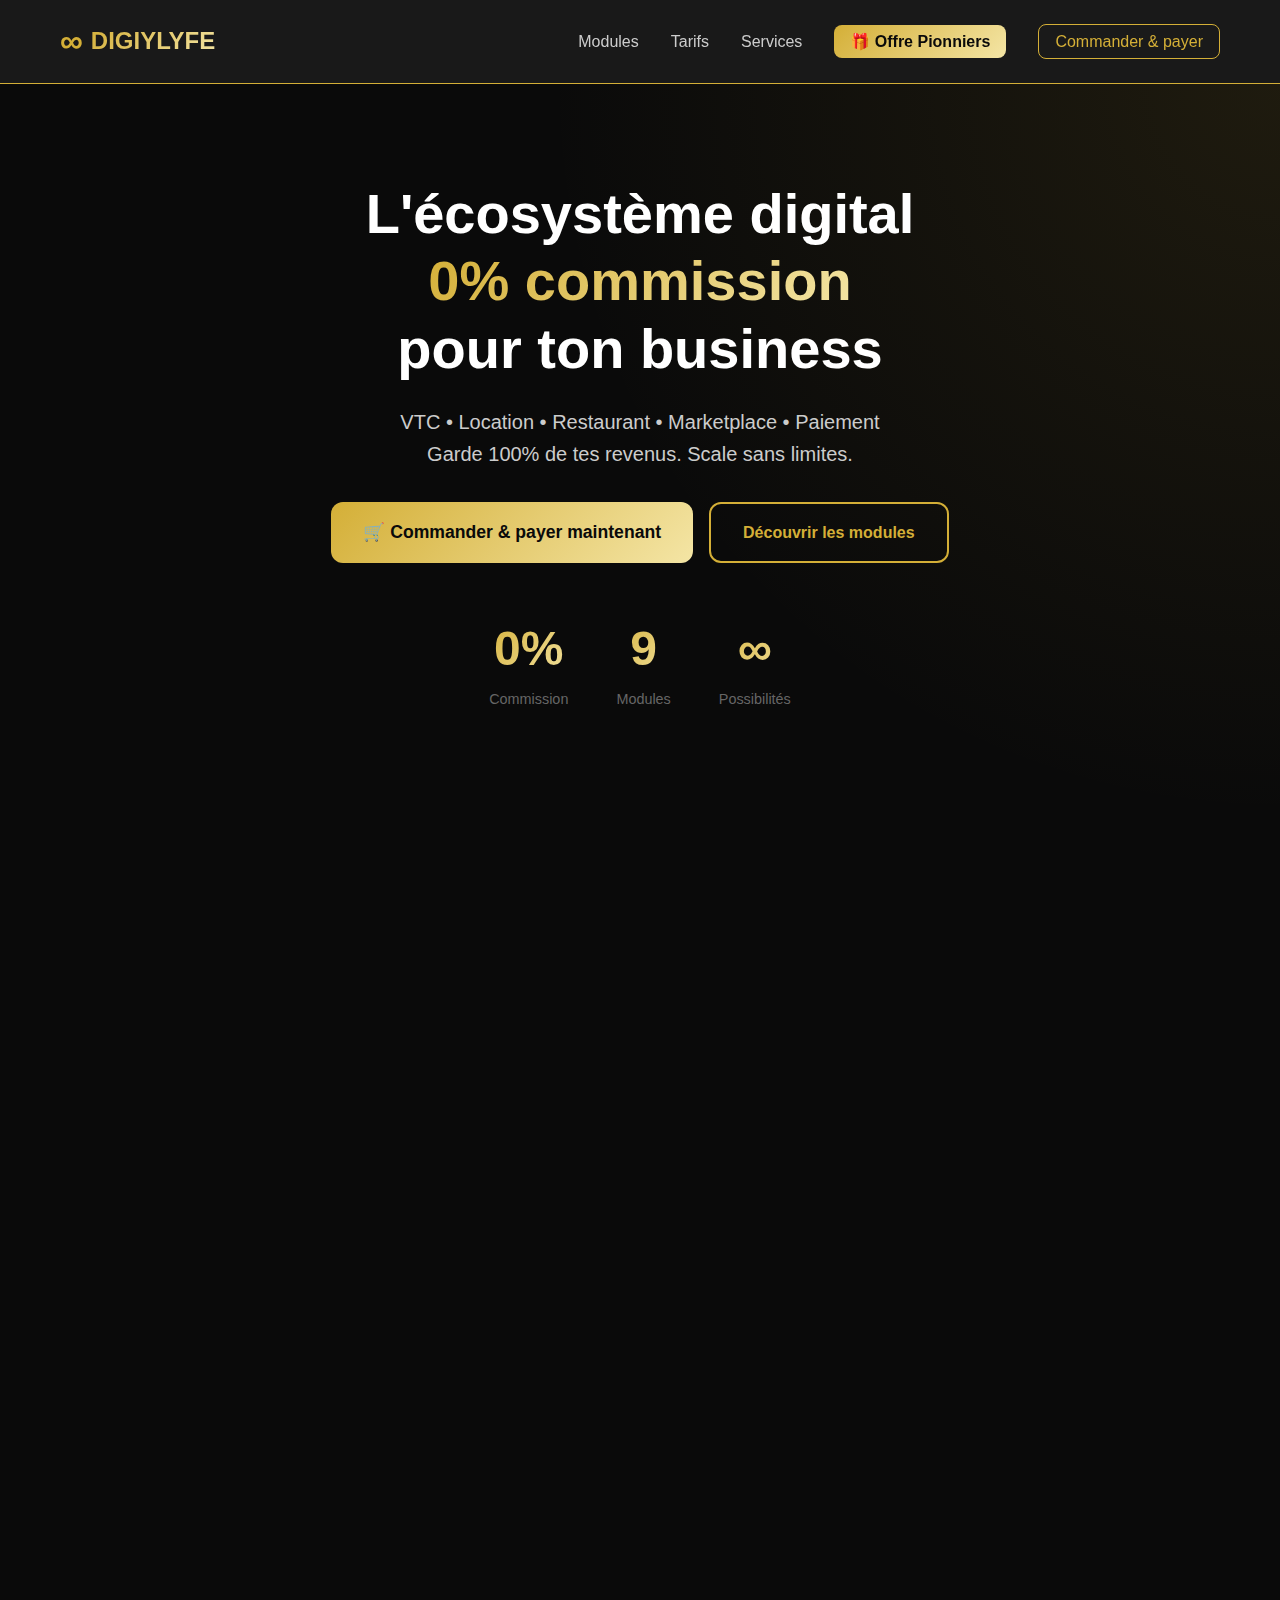
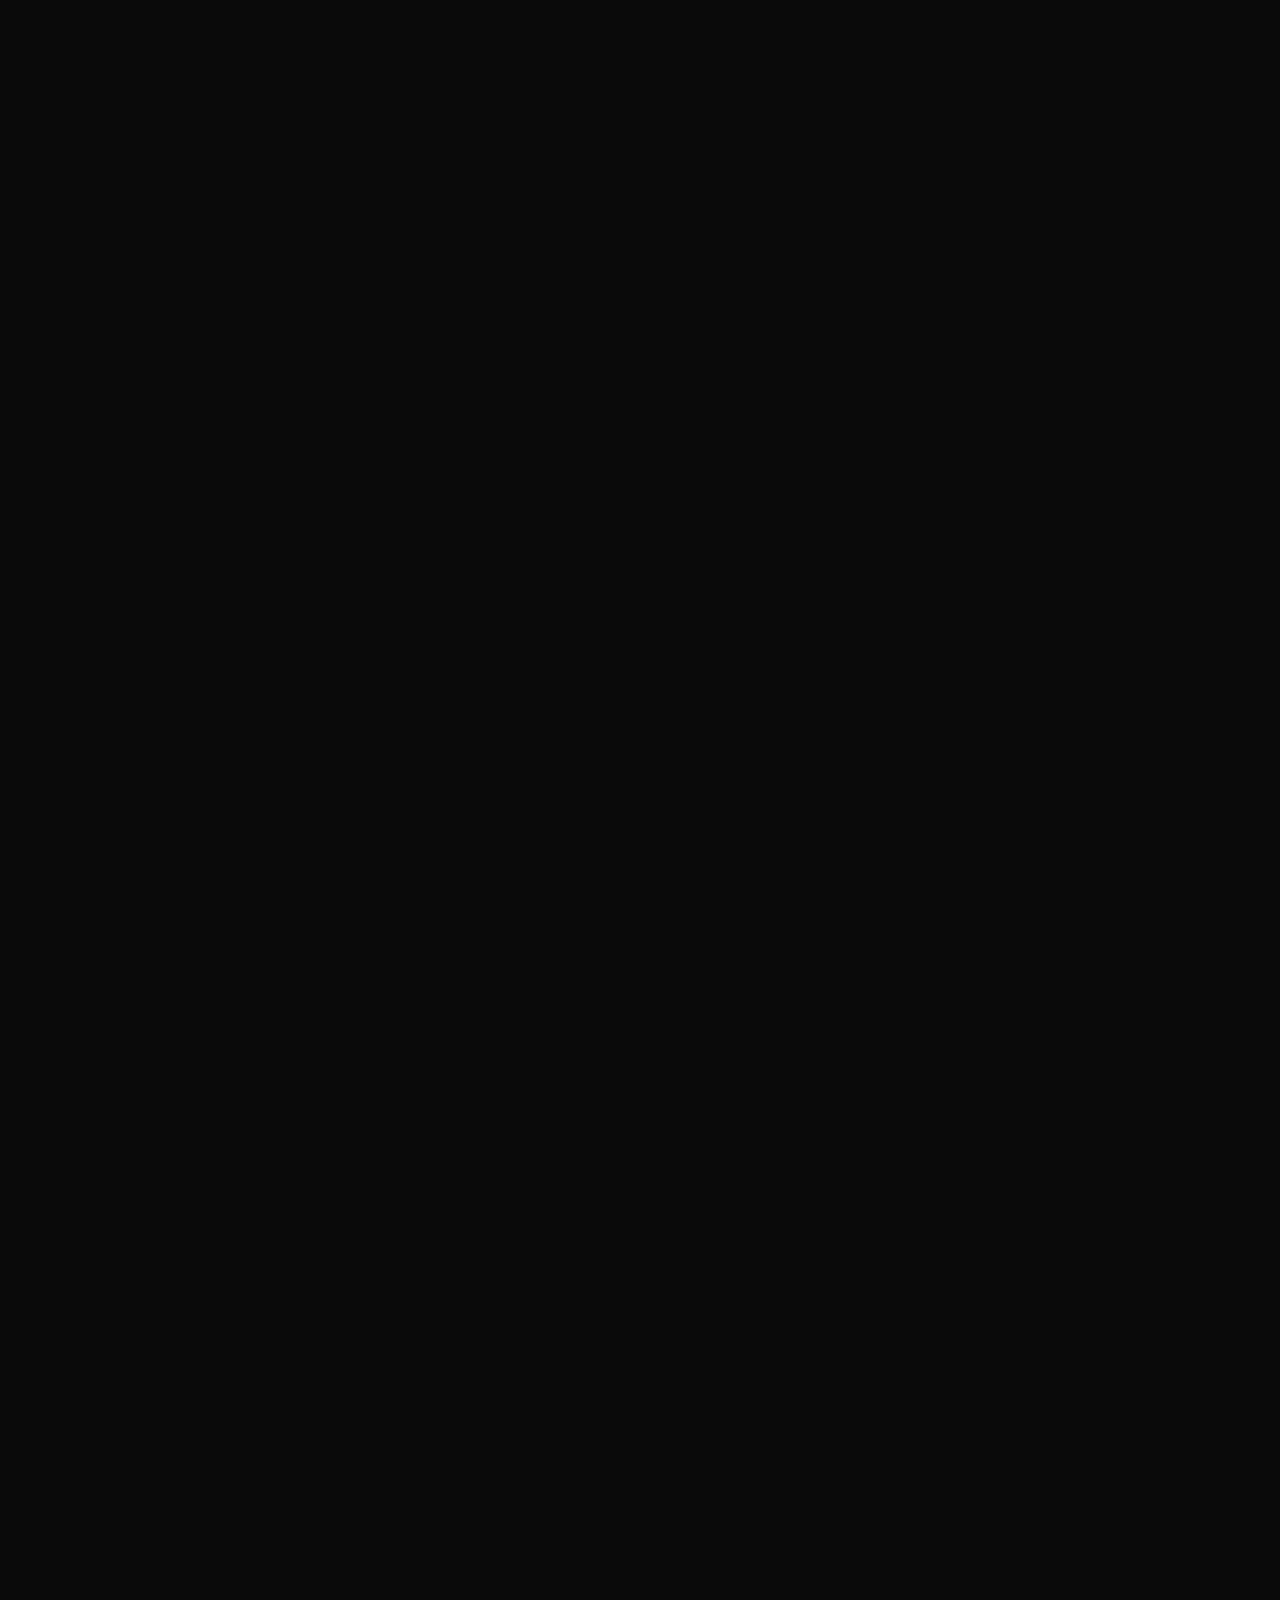
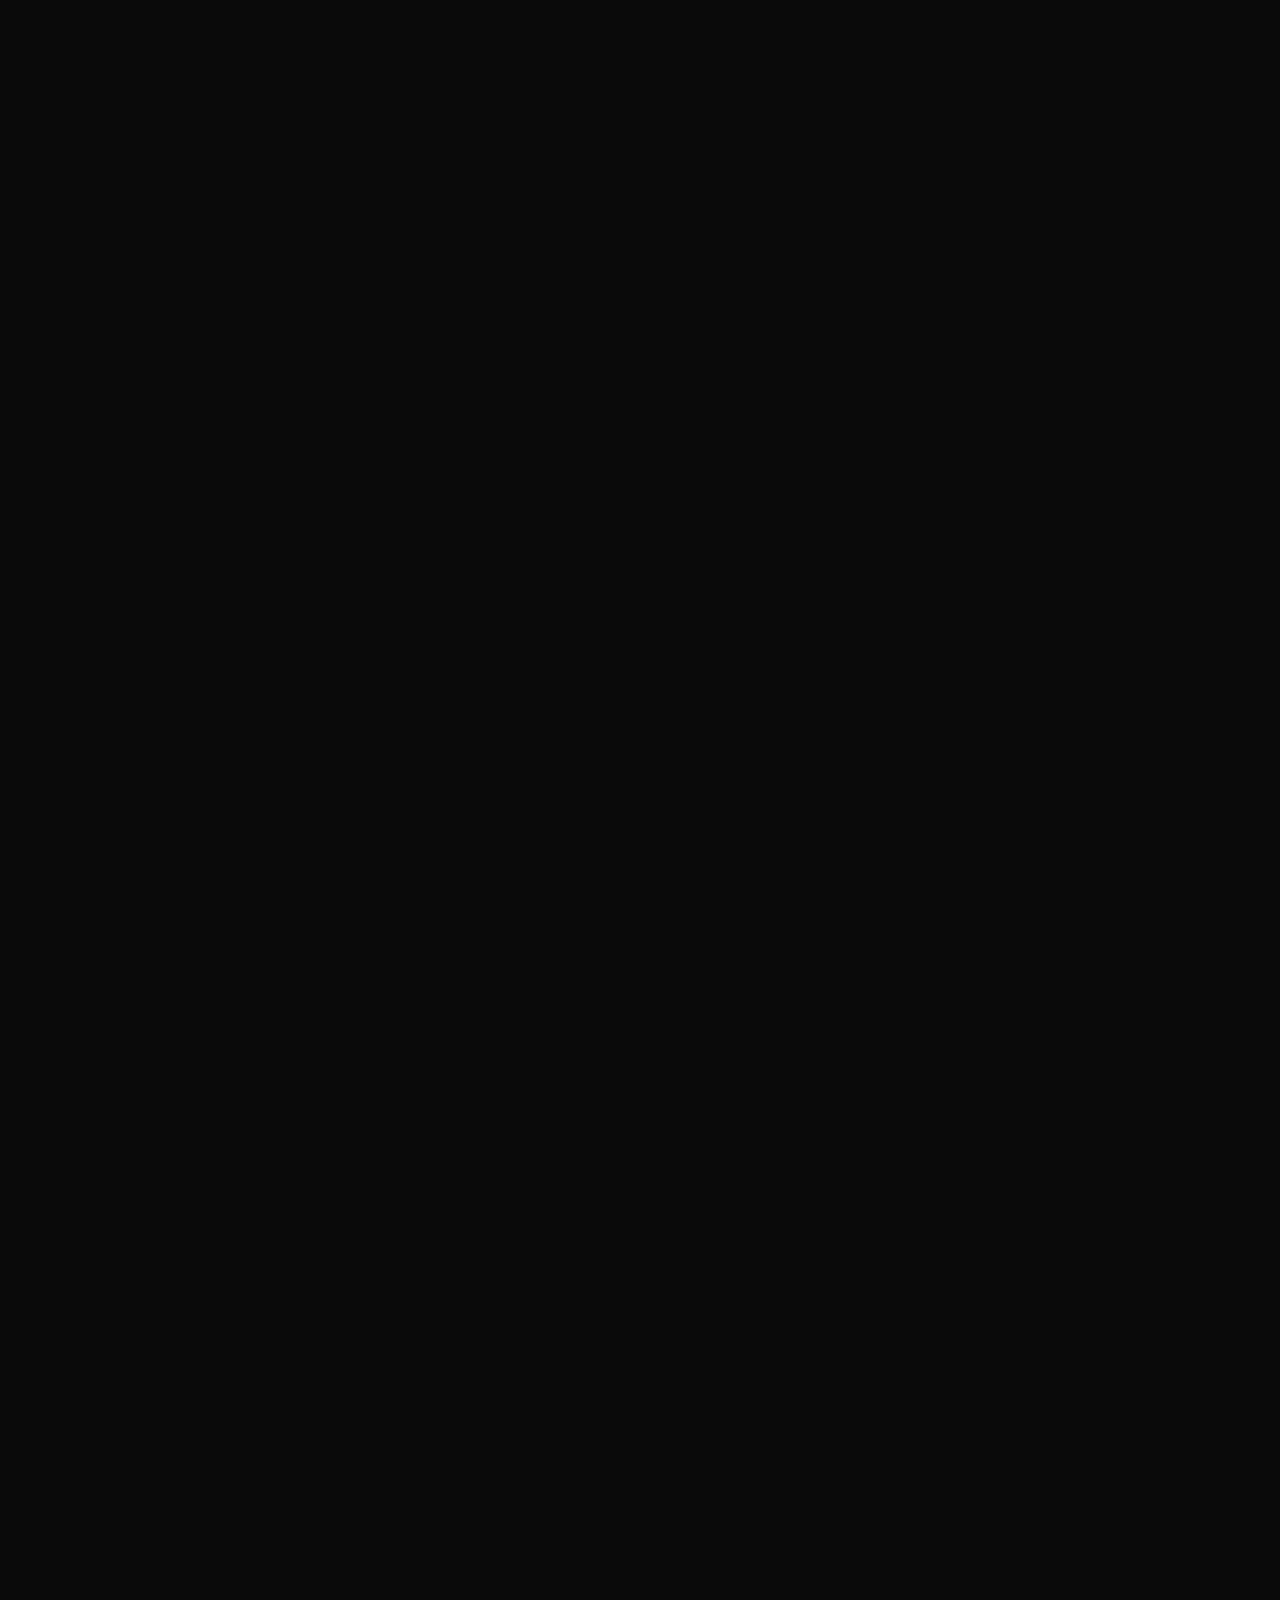
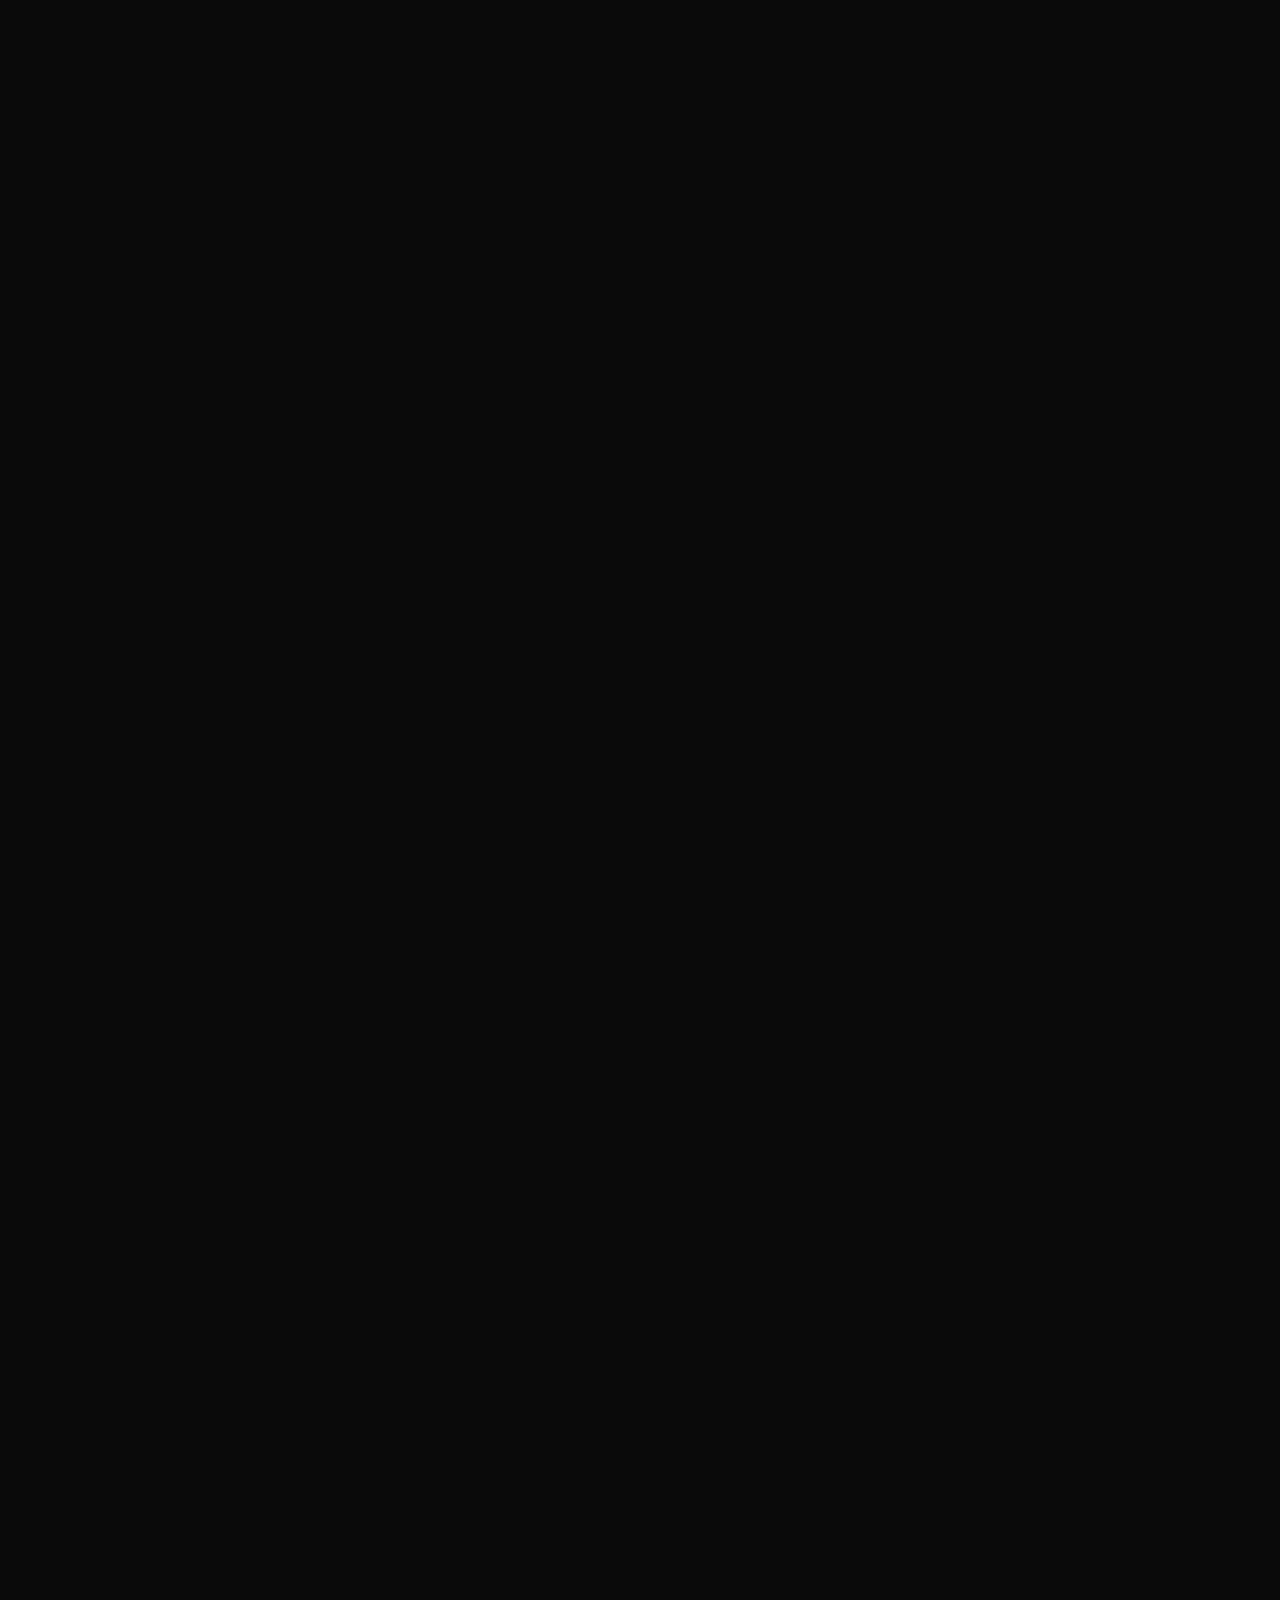
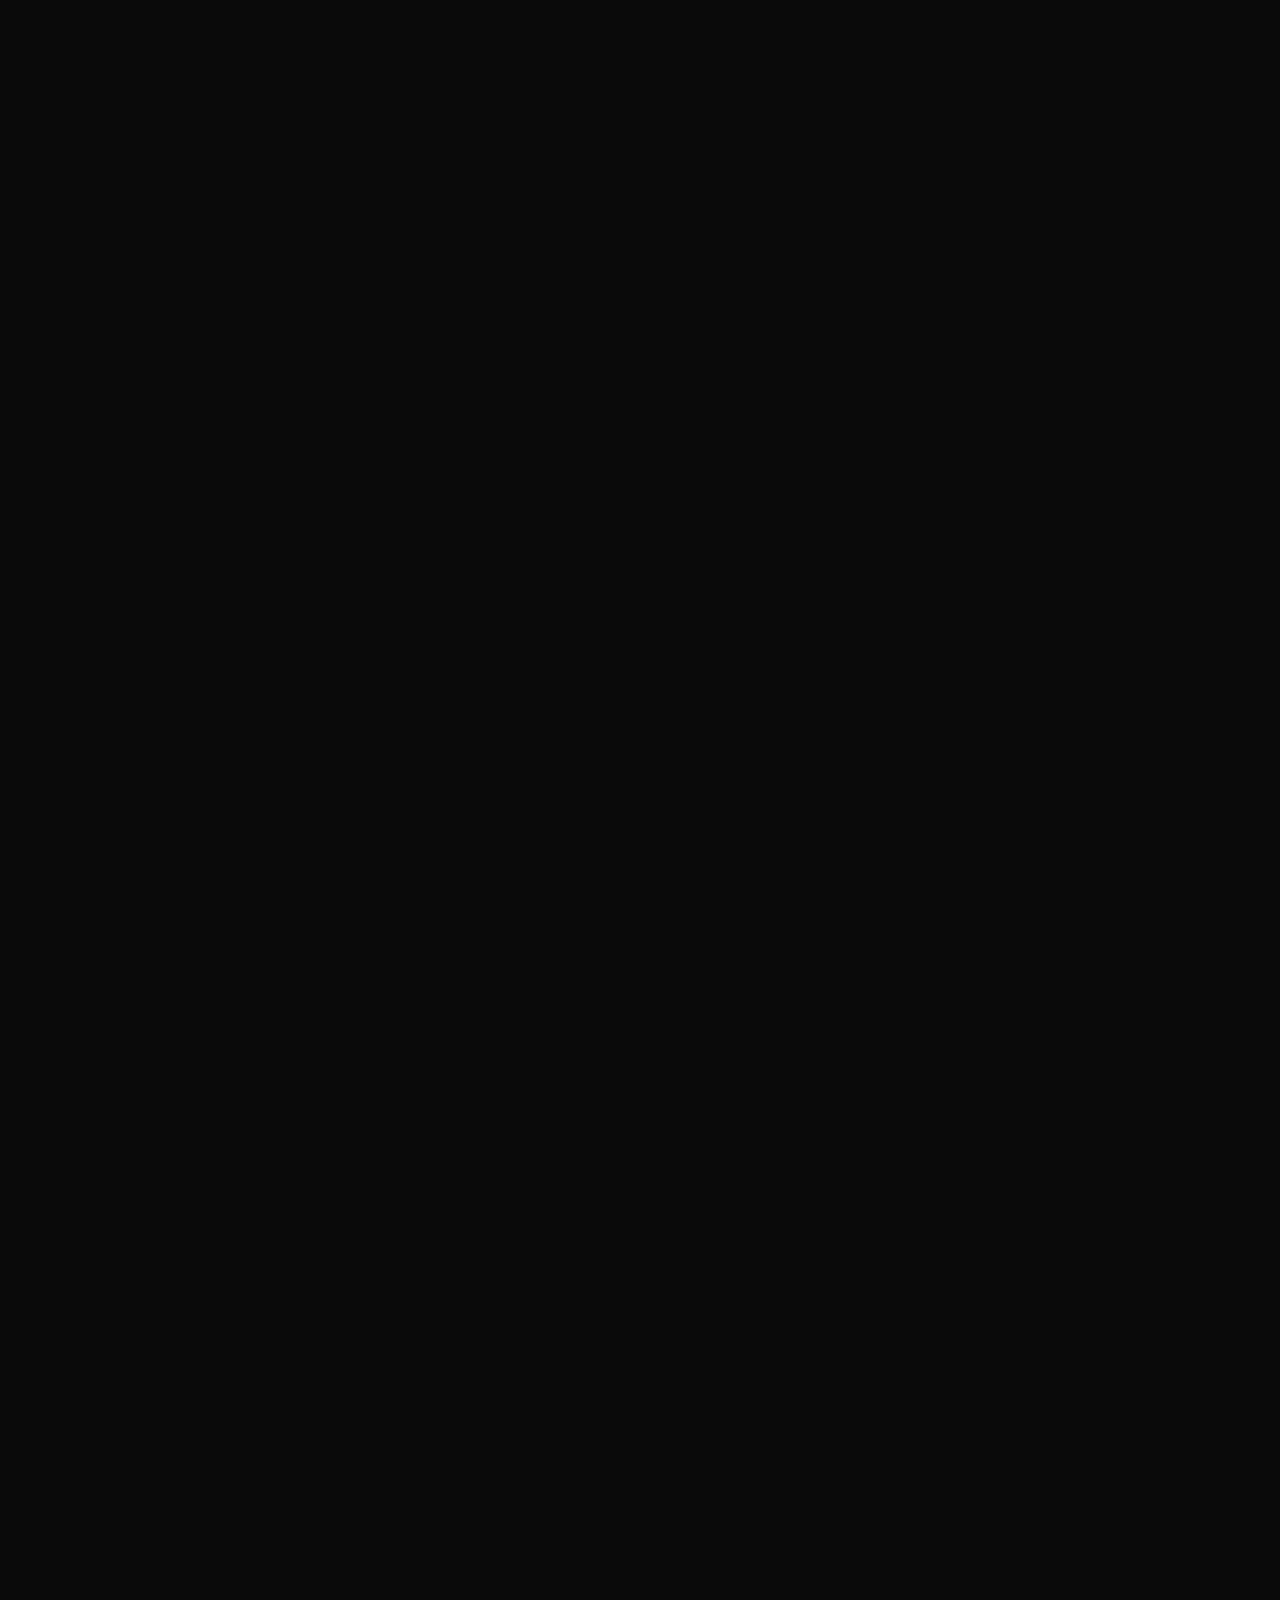
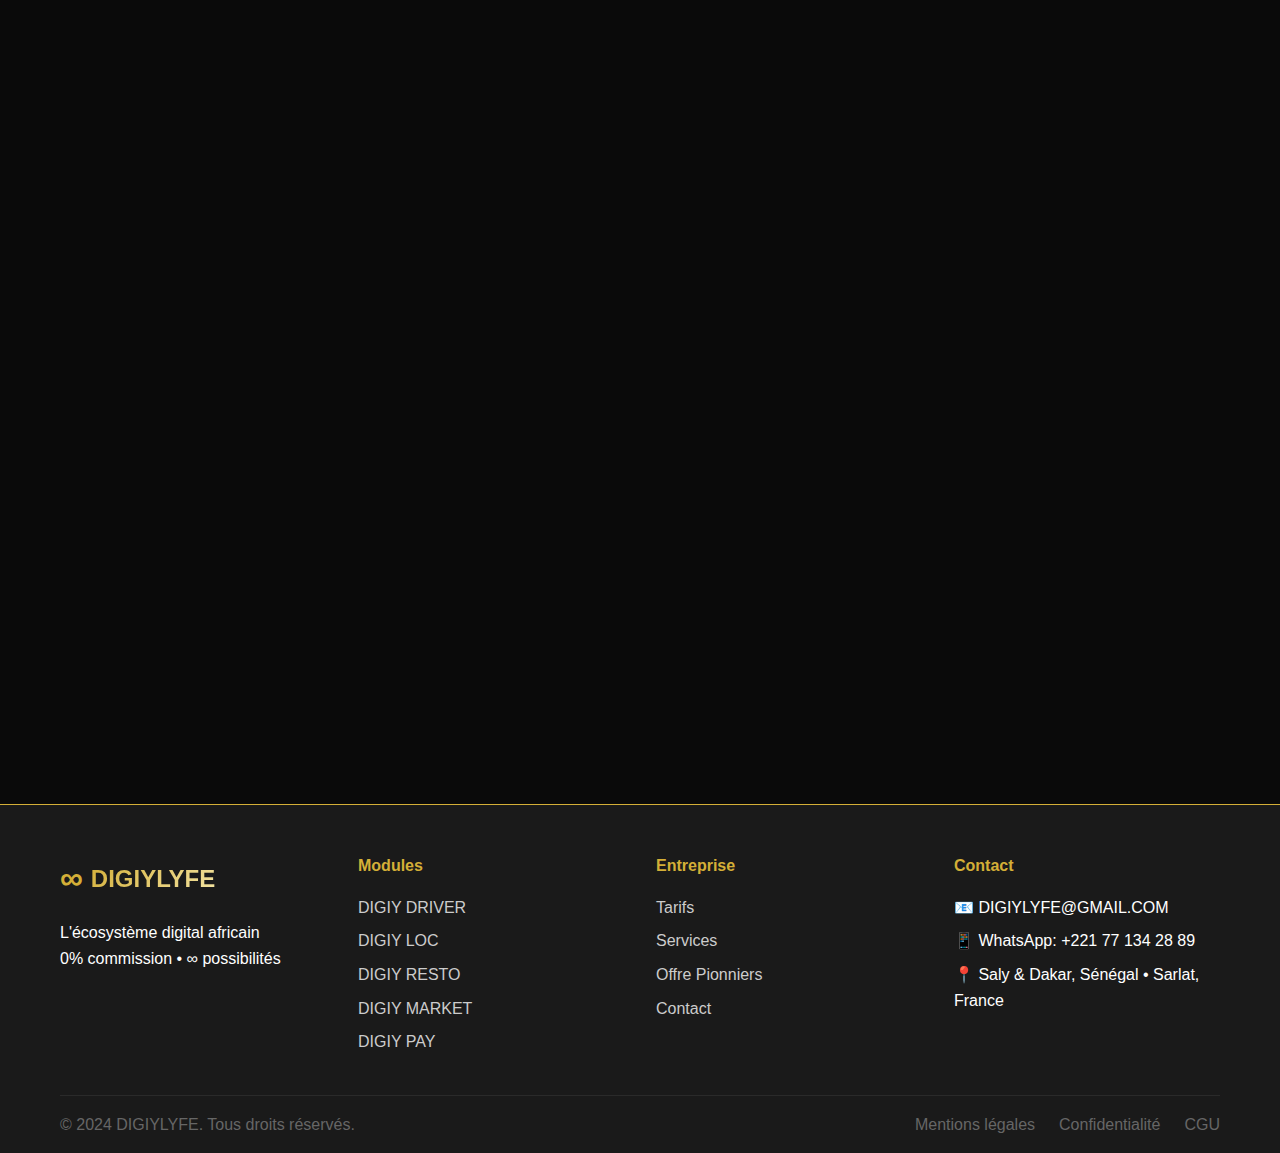
<file: index.html>
<!DOCTYPE html>
<html lang="fr">
<head>
    <meta charset="UTF-8">
    <meta name="viewport" content="width=device-width, initial-scale=1.0">
    <title>DIGIYLYFE - L'écosystème digital africain 0% commission</title>
    <meta name="description" content="L'écosystème digital qui booste ton business. VTC, Location, Restaurant, Marketplace, Paiement. 0% commission. ∞ possibilités.">
    <link rel="stylesheet" href="styles.css">

    <!-- 🎨 Styles additionnels pour les paliers LOC & RESTO PRO + formation -->
    <style>
        .tiers-section {
            padding: 4rem 0;
            background: radial-gradient(circle at top, #020617 0, #020617 60%);
        }
        .tiers-grid {
            display: grid;
            grid-template-columns: repeat(auto-fit, minmax(320px, 1fr));
            gap: 2rem;
            margin-top: 2rem;
        }
        .tier-card {
            background: #020617;
            border-radius: 20px;
            border: 1px solid rgba(148, 163, 184, 0.4);
            padding: 1.8rem 1.5rem;
            position: relative;
            overflow: hidden;
        }
        .tier-card::before {
            content: "";
            position: absolute;
            inset: -40%;
            background:
                radial-gradient(circle at 0 0, rgba(248, 250, 252, 0.06), transparent 55%),
                radial-gradient(circle at 100% 0, rgba(248, 113, 22, 0.16), transparent 60%);
            opacity: 0.85;
            pointer-events: none;
        }
        .tier-header {
            position: relative;
            display: flex;
            align-items: center;
            justify-content: space-between;
            gap: 1rem;
            margin-bottom: 1rem;
        }
        .tier-icon {
            width: 46px;
            height: 46px;
            border-radius: 16px;
            background: #030712;
            display: flex;
            align-items: center;
            justify-content: center;
            font-size: 1.6rem;
        }
        .tier-title-block h3 {
            margin: 0;
            font-size: 1.1rem;
            text-transform: uppercase;
            letter-spacing: 0.08em;
        }
        .tier-title-block p {
            margin: 0.1rem 0 0;
            font-size: 0.85rem;
            opacity: 0.8;
        }
        .tier-badge {
            font-size: 0.7rem;
            text-transform: uppercase;
            letter-spacing: 0.14em;
            border-radius: 999px;
            border: 1px solid rgba(148, 163, 184, 0.6);
            padding: 0.3rem 0.8rem;
            background: rgba(15, 23, 42, 0.9);
            white-space: nowrap;
        }
        .tier-body {
            position: relative;
            font-size: 0.9rem;
        }
        .tier-body p {
            margin-bottom: 0.8rem;
            opacity: 0.9;
        }
        .tier-table {
            border-radius: 14px;
            border: 1px solid rgba(51, 65, 85, 0.9);
            overflow: hidden;
            background: rgba(15, 23, 42, 0.95);
        }
        .tier-row {
            display: grid;
            grid-template-columns: 1.5fr 1fr;
            padding: 0.65rem 0.8rem;
            border-bottom: 1px solid rgba(31, 41, 55, 0.9);
            align-items: center;
            font-size: 0.82rem;
        }
        .tier-row:last-child {
            border-bottom: none;
        }
        .tier-label {
            opacity: 0.9;
        }
        .tier-price {
            text-align: right;
            font-weight: 700;
            font-family: "Outfit", system-ui, -apple-system, BlinkMacSystemFont, sans-serif;
        }
        .tier-price span {
            font-size: 0.75rem;
            opacity: 0.7;
            margin-left: 0.15rem;
        }
        .tier-hint {
            margin-top: 0.8rem;
            font-size: 0.8rem;
            opacity: 0.85;
        }
        .tier-hint strong {
            color: #facc15;
        }

        .small-link {
            font-size: 0.8rem;
            opacity: 0.8;
            margin-top: 0.5rem;
            display: inline-block;
        }

        @media (max-width: 768px) {
            .tiers-section {
                padding: 3rem 0;
            }
        }
    </style>
</head>
<body>
    <!-- Navigation -->
    <nav class="navbar">
        <div class="container">
            <div class="nav-brand">
                <span class="logo">∞</span>
                <span class="brand-name">DIGIYLYFE</span>
            </div>
            <ul class="nav-menu">
                <li><a href="#modules">Modules</a></li>
                <li><a href="#pricing">Tarifs</a></li>
                <li><a href="#services">Services</a></li>
                <li><a href="pioneer.html" class="btn-pioneer">🎁 Offre Pionniers</a></li>
                <!-- 🔗 Bouton de commande / paiement -->
                <li><a href="https://digiylyfe.com/commande-payement/" class="btn-primary">Commander & payer</a></li>
            </ul>
        </div>
    </nav>

    <!-- Hero Section -->
    <section class="hero">
        <div class="container">
            <div class="hero-content">
                <h1 class="hero-title">
                    L'écosystème digital<br>
                    <span class="gradient-text">0% commission</span><br>
                    pour ton business
                </h1>
                <p class="hero-subtitle">
                    VTC • Location • Restaurant • Marketplace • Paiement<br>
                    Garde 100% de tes revenus. Scale sans limites.
                </p>
                <div class="hero-cta">
                    <!-- 🔗 Hero = direct vers commande/paiement -->
                    <a href="https://digiylyfe.com/commande-payement/" class="btn-hero-primary">
                        🛒 Commander & payer maintenant
                    </a>
                    <a href="#modules" class="btn-hero-secondary">
                        Découvrir les modules
                    </a>
                </div>
                <div class="hero-stats">
                    <div class="stat">
                        <div class="stat-number">0%</div>
                        <div class="stat-label">Commission</div>
                    </div>
                    <div class="stat">
                        <div class="stat-number">9</div>
                        <div class="stat-label">Modules</div>
                    </div>
                    <div class="stat">
                        <div class="stat-number">∞</div>
                        <div class="stat-label">Possibilités</div>
                    </div>
                </div>
            </div>
        </div>
    </section>

    <!-- Problème Section -->
    <section class="problem">
        <div class="container">
            <h2 class="section-title">Le problème avec les plateformes actuelles</h2>
            <div class="problem-grid">
                <div class="problem-card">
                    <div class="problem-icon">😤</div>
                    <h3>Commissions exorbitantes</h3>
                    <p>Uber prend 25%. Booking 15%. Jumia 20%.</p>
                    <div class="problem-stat">-50,000 F/mois perdus</div>
                </div>
                <div class="problem-card">
                    <div class="problem-icon">📊</div>
                    <h3>Tes données leur appartiennent</h3>
                    <p>Tes clients = leurs clients. Tu n'as aucun contrôle.</p>
                </div>
                <div class="problem-card">
                    <div class="problem-icon">🔒</div>
                    <h3>Enfermé dans leur système</h3>
                    <p>Impossible de migrer. Dépendance totale.</p>
                </div>
            </div>
        </div>
    </section>

    <!-- Solution Section -->
    <section class="solution">
        <div class="container">
            <h2 class="section-title">La solution DIGIYLYFE</h2>
            <div class="solution-grid">
                <div class="solution-card">
                    <div class="solution-icon">💎</div>
                    <h3>0% Commission</h3>
                    <p>Prix fixe mensuel. Garde 100% de tes revenus.</p>
                    <div class="solution-example">
                        Sur 200,000 F revenus :<br>
                        <span class="old-price">Uber : -50,000 F</span><br>
                        <span class="new-price">DIGIY : -9,900 F</span><br>
                        <strong class="save">Économie : +40,100 F/mois !</strong>
                    </div>
                </div>
                <div class="solution-card">
                    <div class="solution-icon">🏆</div>
                    <h3>Tes données = Ton business</h3>
                    <p>Export quand tu veux. Ownership complet.</p>
                </div>
                <div class="solution-card">
                    <div class="solution-icon">🚀</div>
                    <h3>Scale sans limites</h3>
                    <p>Même prix que tu fasses 100K ou 10M F/mois.</p>
                </div>
            </div>
        </div>
    </section>

    <!-- Modules Section -->
    <section id="modules" class="modules">
        <div class="container">
            <h2 class="section-title">9 modules pour faire grandir ton business</h2>
            <p class="section-subtitle">Choisis ce dont tu as besoin. Paye uniquement ce que tu utilises.</p>
            
            <div class="modules-grid">
                <!-- DRIVER -->
                <div class="module-card">
                    <div class="module-icon">🚗</div>
                    <h3 class="module-name">DIGIY DRIVER</h3>
                    <p class="module-desc">VTC 0% commission</p>
                    <div class="module-price">9,900 F<span>/mois</span></div>
                    <ul class="module-features">
                        <li>✅ Gestion courses complète</li>
                        <li>✅ GPS temps réel</li>
                        <li>✅ Paiement mobile intégré</li>
                        <li>✅ 0% commission (vs Uber 25%)</li>
                    </ul>
                    <!-- 👉 Inscription DRIVER -->
                    <a href="https://beauville.github.io/digiy-chauffeur/" class="btn-module" target="_blank" rel="noopener">
                        S’inscrire à DRIVER →
                    </a>
                </div>

                <!-- LOC -->
                <div class="module-card">
                    <div class="module-icon">🏠</div>
                    <h3 class="module-name">DIGIY LOC</h3>
                    <p class="module-desc">Location courte durée</p>
                    <div class="module-price">À partir de 9,900 F<span>/mois</span></div>
                    <ul class="module-features">
                        <li>✅ Calendrier disponibilités</li>
                        <li>✅ Réservations en ligne</li>
                        <li>✅ Paiements sécurisés</li>
                        <li>✅ 0% commission (vs Booking 15%)</li>
                    </ul>
                    <!-- 👉 Inscription générique portail -->
                    <a href="https://beauville.github.io/portail-inscription/" class="btn-module" target="_blank" rel="noopener">
                        S’inscrire à LOC →
                    </a>
                    <a href="#paliers" class="btn-module small-link">Voir les paliers LOC ↓</a>
                </div>

                <!-- RÉSA -->
                <div class="module-card">
                    <div class="module-icon">🍽️</div>
                    <h3 class="module-name">DIGIY RÉSA</h3>
                    <p class="module-desc">Réservations restaurant</p>
                    <div class="module-price">9,900 F<span>/mois</span></div>
                    <ul class="module-features">
                        <li>✅ Planning tables temps réel</li>
                        <li>✅ Confirmations auto SMS</li>
                        <li>✅ Liste d'attente smart</li>
                        <li>✅ +30% taux remplissage</li>
                    </ul>
                    <a href="https://beauville.github.io/portail-inscription/" class="btn-module" target="_blank" rel="noopener">
                        S’inscrire à RÉSA →
                    </a>
                </div>

                <!-- RESTO PRO -->
                <div class="module-card featured">
                    <div class="featured-badge">⭐ PRO</div>
                    <div class="module-icon">🍴</div>
                    <h3 class="module-name">DIGIY RESTO PRO</h3>
                    <p class="module-desc">Gestion restaurant complète</p>
                    <div class="module-price">À partir de 9,900 F<span>/mois</span></div>
                    <ul class="module-features">
                        <li>✅ Gestion commandes multi-zones</li>
                        <li>✅ Kitchen Display System</li>
                        <li>✅ Caisse intégrée</li>
                        <li>✅ Menu QR code</li>
                    </ul>
                    <a href="https://beauville.github.io/portail-inscription/" class="btn-module" target="_blank" rel="noopener">
                        S’inscrire à RESTO PRO →
                    </a>
                    <a href="#paliers" class="btn-module small-link">Voir les paliers RESTO PRO ↓</a>
                </div>

                <!-- POS -->
                <div class="module-card">
                    <div class="module-icon">💳</div>
                    <h3 class="module-name">DIGIY POS</h3>
                    <p class="module-desc">Point de vente moderne</p>
                    <div class="module-price">9,900 F<span>/mois</span></div>
                    <ul class="module-features">
                        <li>✅ Caisse tactile rapide</li>
                        <li>✅ Gestion stock temps réel</li>
                        <li>✅ Paiements multi-modes</li>
                        <li>✅ Rapports quotidiens</li>
                    </ul>
                    <a href="https://beauville.github.io/portail-inscription/" class="btn-module" target="_blank" rel="noopener">
                        S’inscrire à POS →
                    </a>
                </div>

                <!-- BUILD -->
                <div class="module-card">
                    <div class="module-icon">🏗️</div>
                    <h3 class="module-name">DIGIY BUILD</h3>
                    <p class="module-desc">Services construction</p>
                    <div class="module-price">9,900 F<span>/mois</span></div>
                    <ul class="module-features">
                        <li>✅ Profil pro artisan</li>
                        <li>✅ Devis automatiques</li>
                        <li>✅ Planning chantiers</li>
                        <li>✅ Galerie réalisations</li>
                    </ul>
                    <a href="https://beauville.github.io/portail-inscription/" class="btn-module" target="_blank" rel="noopener">
                        S’inscrire à BUILD →
                    </a>
                </div>

                <!-- MARKET -->
                <div class="module-card">
                    <div class="module-icon">🛒</div>
                    <h3 class="module-name">DIGIY MARKET</h3>
                    <p class="module-desc">Marketplace e-commerce</p>
                    <div class="module-price">12,900 F<span>/mois</span></div>
                    <ul class="module-features">
                        <li>✅ Boutique en ligne</li>
                        <li>✅ Paiement mobile intégré</li>
                        <li>✅ Gestion stock</li>
                        <li>✅ 0% commission (vs Jumia 20%)</li>
                    </ul>
                    <a href="https://beauville.github.io/portail-inscription/" class="btn-module" target="_blank" rel="noopener">
                        S’inscrire à MARKET →
                    </a>
                </div>

                <!-- PAY -->
                <div class="module-card">
                    <div class="module-icon">💰</div>
                    <h3 class="module-name">DIGIY PAY</h3>
                    <p class="module-desc">Portefeuille mobile</p>
                    <div class="module-price">4,900 F<span>/mois</span></div>
                    <ul class="module-features">
                        <li>✅ Wallet digital</li>
                        <li>✅ Transferts instantanés</li>
                        <li>✅ QR Code paiement</li>
                        <li>✅ Multi-devises</li>
                    </ul>
                    <a href="https://beauville.github.io/portail-inscription/" class="btn-module" target="_blank" rel="noopener">
                        S’inscrire à PAY →
                    </a>
                </div>

                <!-- JOBS -->
                <div class="module-card">
                    <div class="module-icon">💼</div>
                    <h3 class="module-name">DIGIY JOBS</h3>
                    <p class="module-desc">Emploi & recrutement</p>
                    <div class="module-price">7,900 F<span>/mois</span></div>
                    <ul class="module-features">
                        <li>✅ Offres emploi illimitées</li>
                        <li>✅ CV candidats qualifiés</li>
                        <li>✅ Tri automatique IA</li>
                        <li>✅ Entretiens vidéo</li>
                    </ul>
                    <a href="https://beauville.github.io/portail-inscription/" class="btn-module" target="_blank" rel="noopener">
                        S’inscrire à JOBS →
                    </a>
                </div>
            </div>
        </div>
    </section>

    <!-- 🧱 Tarifs détaillés DIGIY LOC & RESTO PRO (paliers) -->
    <section class="tiers-section" id="paliers">
        <div class="container">
            <h2 class="section-title">Tarifs DIGIY LOC & DIGIY RESTO PRO</h2>
            <p class="section-subtitle">
                Forfaits mensuels par paliers. Tu payes selon la taille de ton activité, jamais en pourcentage sur ton chiffre.
            </p>

            <div class="tiers-grid">
                <!-- LOC -->
                <article class="tier-card">
                    <div class="tier-header">
                        <div class="tier-icon">🏠</div>
                        <div class="tier-title-block">
                            <h3>DIGIY LOC</h3>
                            <p>Location courte durée • 0% commission</p>
                        </div>
                        <div class="tier-badge">Par nombre de logements</div>
                    </div>
                    <div class="tier-body">
                        <p>Tu payes selon le nombre de biens gérés. DIGIY ne prend jamais de commission sur tes réservations.</p>
                        <div class="tier-table">
                            <div class="tier-row">
                                <div class="tier-label">1 à 5 logements</div>
                                <div class="tier-price">9 900 F<span>/mois</span></div>
                            </div>
                            <div class="tier-row">
                                <div class="tier-label">6 à 9 logements</div>
                                <div class="tier-price">15 000 F<span>/mois</span></div>
                            </div>
                            <div class="tier-row">
                                <div class="tier-label">10 à 20 logements</div>
                                <div class="tier-price">25 000 F<span>/mois</span></div>
                            </div>
                            <div class="tier-row">
                                <div class="tier-label">21 à 30 logements</div>
                                <div class="tier-price">30 000 F<span>/mois</span></div>
                            </div>
                            <div class="tier-row">
                                <div class="tier-label">Plus de 30 logements</div>
                                <div class="tier-price">50 000 F<span>/mois</span></div>
                            </div>
                        </div>
                        <p class="tier-hint">
                            <strong>0% commission :</strong> que tu encaisses 200 000 F ou 10 000 000 F, DIGIY ne touche jamais à tes loyers. Tu payes uniquement ton forfait.
                        </p>
                    </div>
                </article>

                <!-- RESTO PRO -->
                <article class="tier-card">
                    <div class="tier-header">
                        <div class="tier-icon">🍽️</div>
                        <div class="tier-title-block">
                            <h3>DIGIY RESTO PRO</h3>
                            <p>Restaurant & réservations • 0% commission</p>
                        </div>
                        <div class="tier-badge">Par taille de restaurant</div>
                    </div>
                    <div class="tier-body">
                        <p>Le tarif dépend de la taille de ton restaurant (tables / zones). Objectif : remplir tes tables, pas prendre sur ta marge.</p>
                        <div class="tier-table">
                            <div class="tier-row">
                                <div class="tier-label">Petit resto (1 à 5 tables / 1 zone)</div>
                                <div class="tier-price">9 900 F<span>/mois</span></div>
                            </div>
                            <div class="tier-row">
                                <div class="tier-label">Resto moyen (6 à 9 tables)</div>
                                <div class="tier-price">15 000 F<span>/mois</span></div>
                            </div>
                            <div class="tier-row">
                                <div class="tier-label">Grand resto (10 à 20 tables)</div>
                                <div class="tier-price">25 000 F<span>/mois</span></div>
                            </div>
                            <div class="tier-row">
                                <div class="tier-label">Très grand resto (21 à 30 tables)</div>
                                <div class="tier-price">30 000 F<span>/mois</span></div>
                            </div>
                            <div class="tier-row">
                                <div class="tier-label">Chaîne / hôtel (+ de 30 tables)</div>
                                <div class="tier-price">50 000 F<span>/mois</span></div>
                            </div>
                        </div>
                        <p class="tier-hint">
                            <strong>Remplissage avant commission :</strong> DIGIY t’aide à remplir, toi tu gardes 100% des additions. Le forfait est fixe, connu, maîtrisé.
                        </p>
                    </div>
                </article>
            </div>
        </div>
    </section>

    <!-- 🧱 Formule Formation & Installation DIGIY -->
    <section class="tiers-section" id="formation">
        <div class="container">
            <h2 class="section-title">Formule Formation & Installation DIGIY</h2>
            <p class="section-subtitle">
                On t’installe, on te forme, et ton business tourne dès le premier jour.
            </p>

            <div class="tiers-grid">
                <article class="tier-card">
                    <div class="tier-header">
                        <div class="tier-icon">👨‍🏫</div>
                        <div class="tier-title-block">
                            <h3>Accompagnement terrain</h3>
                            <p>Installation, formation & personnalisation</p>
                        </div>
                        <div class="tier-badge">Formule Formation</div>
                    </div>
                    <div class="tier-body">
                        <p>On vient chez toi, on pose DIGIY dans ta maison, on forme ton équipe et on te laisse avec un outil prêt à encaisser.</p>
                        <div class="tier-table">
                            <div class="tier-row">
                                <div class="tier-label">Installation & mise en service</div>
                                <div class="tier-price">85 000 F</div>
                            </div>
                            <div class="tier-row">
                                <div class="tier-label">Formation équipe (½ journée, ≤ 5 pers.)</div>
                                <div class="tier-price">45 000 F</div>
                            </div>
                            <div class="tier-row">
                                <div class="tier-label">Personnalisation (branding, visuels)</div>
                                <div class="tier-price">65 000 F</div>
                            </div>
                            <div class="tier-row">
                                <div class="tier-label">Intégration systèmes (ERP, compta…)</div>
                                <div class="tier-price">125 000 F</div>
                            </div>
                        </div>
                        <p class="tier-hint">
                            <strong>Objectif :</strong> tu ne perds pas de temps, tu ne te prends pas la tête. DIGIY arrive, tout est prêt pour encaisser.
                        </p>
                    </div>
                </article>
            </div>
        </div>
    </section>

    <!-- Pricing Section -->
    <section id="pricing" class="pricing">
        <div class="container">
            <h2 class="section-title">Choisis ton plan</h2>
            <p class="section-subtitle">Prix fixes. Pas de surprises. Pas de commission cachée.</p>

            <div class="pricing-grid">
                <!-- STARTER -->
                <div class="pricing-card">
                    <h3 class="pricing-name">STARTER</h3>
                    <div class="pricing-price">19,900 F<span>/mois</span></div>
                    <ul class="pricing-features">
                        <li>✅ 2 modules au choix</li>
                        <li>✅ Support standard</li>
                        <li>✅ Formation en ligne</li>
                        <li>✅ Mises à jour incluses</li>
                    </ul>
                    <!-- 🔗 redirige vers commande/paiement -->
                    <a href="https://digiylyfe.com/commande-payement/" class="btn-pricing">Commencer</a>
                </div>

                <!-- PRO -->
                <div class="pricing-card featured">
                    <div class="popular-badge">⭐ POPULAIRE</div>
                    <h3 class="pricing-name">PRO</h3>
                    <div class="pricing-price">29,900 F<span>/mois</span></div>
                    <ul class="pricing-features">
                        <li>✅ 4 modules au choix</li>
                        <li>✅ Support prioritaire</li>
                        <li>✅ Branding personnalisé</li>
                        <li>✅ Formation dédiée</li>
                        <li>✅ Analytics avancés</li>
                    </ul>
                    <!-- 🔗 redirige vers commande/paiement -->
                    <a href="https://digiylyfe.com/commande-payement/" class="btn-pricing primary">Choisir PRO</a>
                </div>

                <!-- BUSINESS -->
                <div class="pricing-card">
                    <h3 class="pricing-name">BUSINESS</h3>
                    <div class="pricing-price">49,900 F<span>/mois</span></div>
                    <ul class="pricing-features">
                        <li>✅ TOUS les 9 modules</li>
                        <li>✅ Support 24/7 dédié</li>
                        <li>✅ White-label complet</li>
                        <li>✅ API access illimité</li>
                        <li>✅ Formation équipe</li>
                        <li>✅ Technico-commercial dédié</li>
                    </ul>
                    <!-- 🔗 redirige vers commande/paiement -->
                    <a href="https://digiylyfe.com/commande-payement/" class="btn-pricing">Choisir BUSINESS</a>
                </div>
            </div>

            <!-- Pioneer Offer Banner -->
            <div class="pioneer-banner">
                <div class="pioneer-content">
                    <div class="pioneer-badge">🎁 OFFRE PIONNIERS</div>
                    <h3>100 premiers clients : Plan BUSINESS à 29,900 F/mois À VIE</h3>
                    <p>Au lieu de 49,900 F/mois. Économie : 240,000 F/an. Prix garanti à vie.</p>
                    <!-- 🔗 on envoie aussi vers commande/paiement -->
                    <a href="https://digiylyfe.com/commande-payement/" class="btn-pioneer-cta">Réserver ma place →</a>
                </div>
            </div>
        </div>
    </section>

    <!-- Services Section -->
    <section id="services" class="services">
        <div class="container">
            <h2 class="section-title">Services d'accompagnement</h2>
            <p class="section-subtitle">On t'aide à démarrer et scale ton business</p>

            <div class="services-grid">
                <div class="service-card">
                    <div class="service-icon">👨‍🏫</div>
                    <h3>Formation Personnalisée</h3>
                    <div class="service-price">45,000 F</div>
                    <p>1 jour formation sur site, jusqu'à 5 personnes, support 30 jours</p>
                    <a href="#formation" class="btn-service">Voir la formule Formation →</a>
                </div>

                <div class="service-card">
                    <div class="service-icon">🚀</div>
                    <h3>Setup Complet</h3>
                    <div class="service-price">85,000 F</div>
                    <p>Installation, migration données, configuration, formation équipe</p>
                    <a href="#formation" class="btn-service">Voir les détails →</a>
                </div>

                <div class="service-card">
                    <div class="service-icon">💼</div>
                    <h3>Intégration Systèmes</h3>
                    <div class="service-price">125,000 F</div>
                    <p>Connexion ERP, CRM, comptabilité, sync données bidirectionnelle</p>
                    <a href="#formation" class="btn-service">Voir l'offre intégration →</a>
                </div>

                <div class="service-card">
                    <div class="service-icon">🎨</div>
                    <h3>Personnalisation</h3>
                    <div class="service-price">65,000 F</div>
                    <p>Design interface sur-mesure, templates branded, workflows customs</p>
                    <a href="#formation" class="btn-service">Voir la personnalisation →</a>
                </div>
            </div>

            <div class="services-cta">
                <a href="#formation" class="btn-services-all">Voir la Formule Formation complète →</a>
            </div>
        </div>
    </section>

    <!-- Testimonials -->
    <section class="testimonials">
        <div class="container">
            <h2 class="section-title">Ils ont choisi DIGIYLYFE</h2>
            
            <div class="testimonials-grid">
                <div class="testimonial-card">
                    <div class="testimonial-rating">⭐⭐⭐⭐⭐</div>
                    <p class="testimonial-text">"Avec DIGIY LOC, j'économise 65,000 F/mois vs Booking. En 2 mois, j'ai rentabilisé le setup. Maintenant je garde 100% de mes revenus !"</p>
                    <div class="testimonial-author">
                        <strong>Baptiste</strong>
                        <span>Chez Baptiste - Saly</span>
                    </div>
                </div>

                <div class="testimonial-card">
                    <div class="testimonial-rating">⭐⭐⭐⭐⭐</div>
                    <p class="testimonial-text">"DIGIY DRIVER m'a libéré d'Uber. Plus de 40,000 F/mois en poche. Les clients adorent payer moins cher, moi je gagne plus. Win-win !"</p>
                    <div class="testimonial-author">
                        <strong>Abdou</strong>
                        <span>Chauffeur VTC - Dakar</span>
                    </div>
                </div>

                <div class="testimonial-card">
                    <div class="testimonial-rating">⭐⭐⭐⭐⭐</div>
                    <p class="testimonial-text">"DIGIY RESTO a transformé mon restaurant. -40% erreurs commandes, +25% vitesse service. Clients plus contents, équipe plus efficace."</p>
                    <div class="testimonial-author">
                        <strong>Fatou</strong>
                        <span>Le Petit Dakar - Plateau</span>
                    </div>
                </div>
            </div>
        </div>
    </section>

    <!-- CTA Section -->
    <section class="cta">
        <div class="container">
            <div class="cta-content">
                <h2>Prêt à garder 100% de tes revenus ?</h2>
                <p>Rejoins les 100 premiers et bénéficie du prix pionnier à vie</p>
                <div class="cta-buttons">
                    <!-- 🔗 Offre Pionniers -> commande/paiement -->
                    <a href="https://digiylyfe.com/commande-payement/" class="btn-cta-primary">🎁 Commander mon plan</a>
                    <!-- WhatsApp réel -->
                    <a href="https://wa.me/221771342889" class="btn-cta-secondary">💬 Parler à un expert</a>
                </div>
            </div>
        </div>
    </section>

    <!-- Footer -->
    <footer class="footer" id="contact">
        <div class="container">
            <div class="footer-grid">
                <div class="footer-col">
                    <div class="footer-brand">
                        <span class="logo">∞</span>
                        <span class="brand-name">DIGIYLYFE</span>
                    </div>
                    <p>L'écosystème digital africain<br>0% commission • ∞ possibilités</p>
                </div>

                <div class="footer-col">
                    <h4>Modules</h4>
                    <ul>
                        <li><a href="https://beauville.github.io/digiy-chauffeur/" target="_blank" rel="noopener">DIGIY DRIVER</a></li>
                        <li><a href="https://beauville.github.io/portail-inscription/" target="_blank" rel="noopener">DIGIY LOC</a></li>
                        <li><a href="https://beauville.github.io/portail-inscription/" target="_blank" rel="noopener">DIGIY RESTO</a></li>
                        <li><a href="https://beauville.github.io/portail-inscription/" target="_blank" rel="noopener">DIGIY MARKET</a></li>
                        <li><a href="https://beauville.github.io/portail-inscription/" target="_blank" rel="noopener">DIGIY PAY</a></li>
                    </ul>
                </div>

                <div class="footer-col">
                    <h4>Entreprise</h4>
                    <ul>
                        <li><a href="#pricing">Tarifs</a></li>
                        <li><a href="#services">Services</a></li>
                        <li><a href="pioneer.html">Offre Pionniers</a></li>
                        <li><a href="#contact">Contact</a></li>
                    </ul>
                </div>

                <div class="footer-col">
                    <h4>Contact</h4>
                    <ul>
                        <li>📧 DIGIYLYFE@GMAIL.COM</li>
                        <li>📱 WhatsApp: +221 77 134 28 89</li>
                        <li>📍 Saly & Dakar, Sénégal • Sarlat, France</li>
                    </ul>
                </div>
            </div>

            <div class="footer-bottom">
                <p>&copy; 2024 DIGIYLYFE. Tous droits réservés.</p>
                <div class="footer-links">
                    <a href="#">Mentions légales</a>
                    <a href="#">Confidentialité</a>
                    <a href="#">CGU</a>
                </div>
            </div>
        </div>
    </footer>

    <script src="script.js"></script>
</body>
</html>
</file>
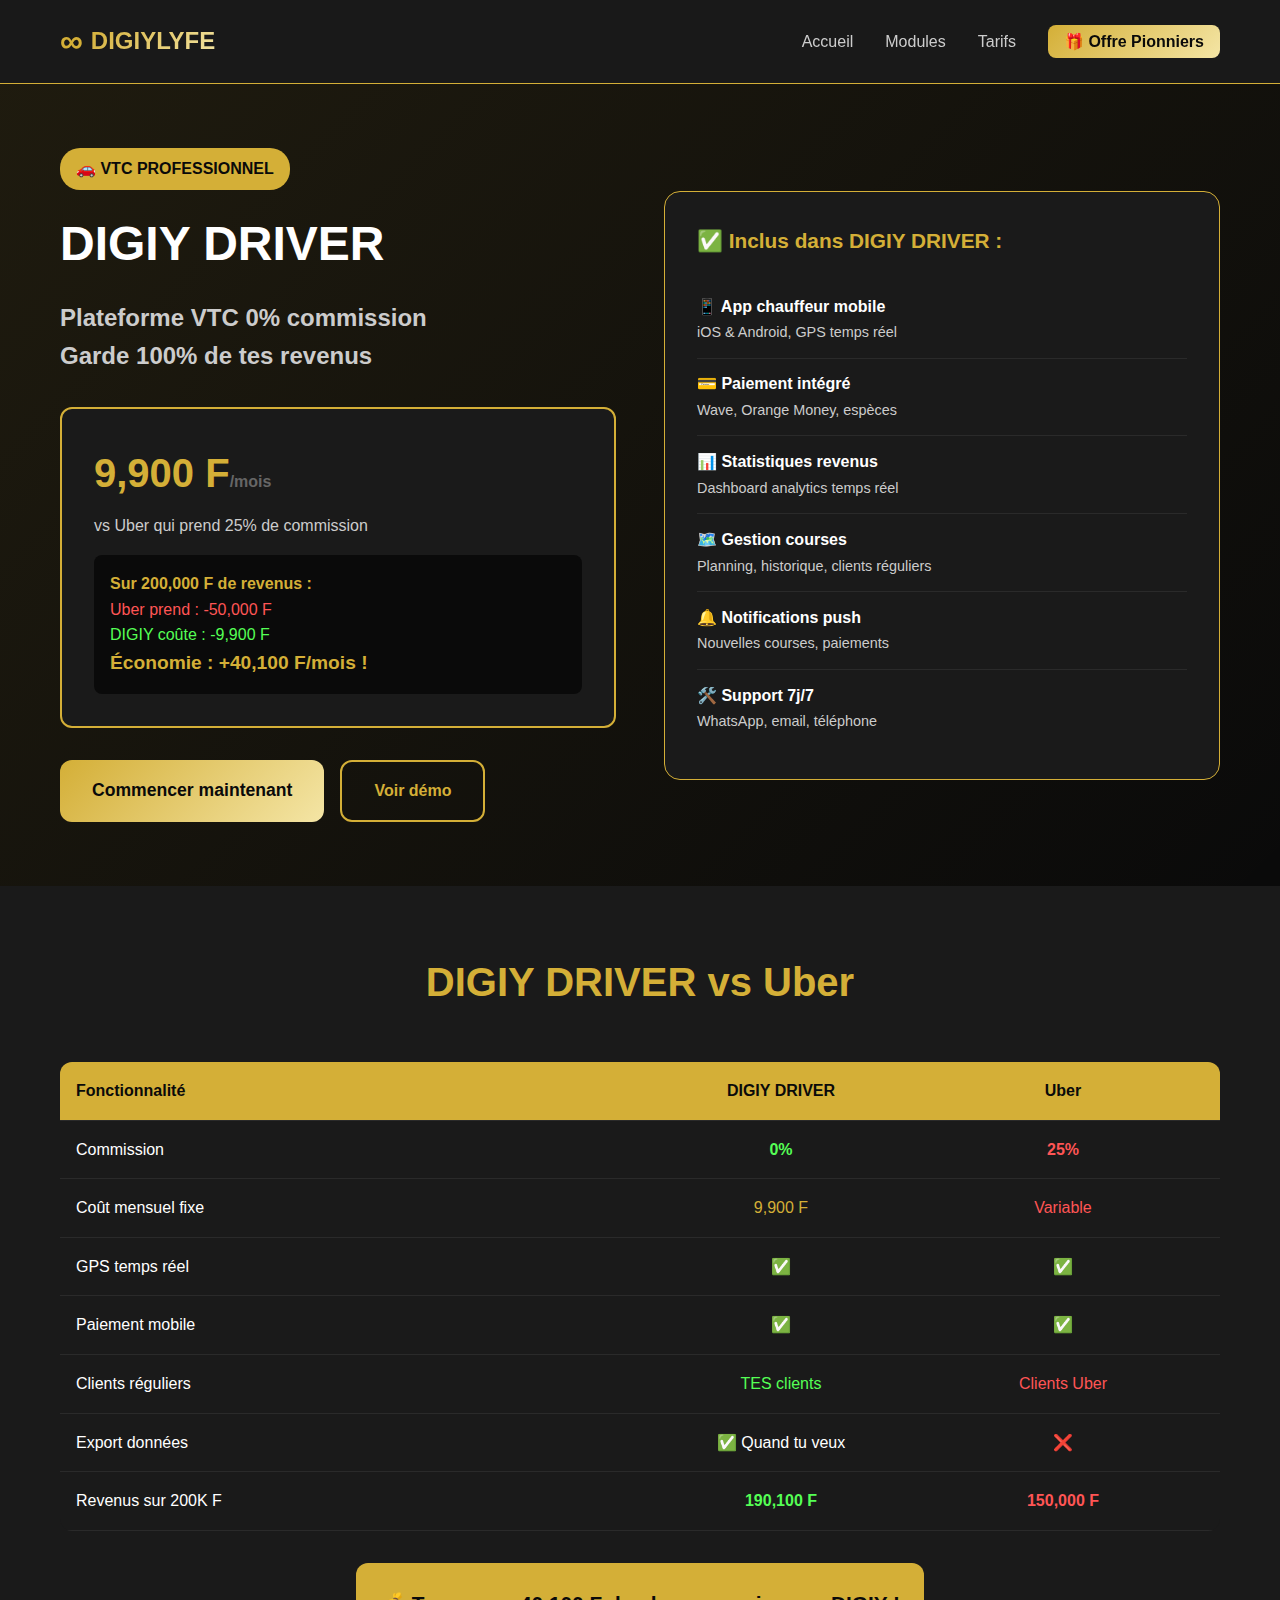
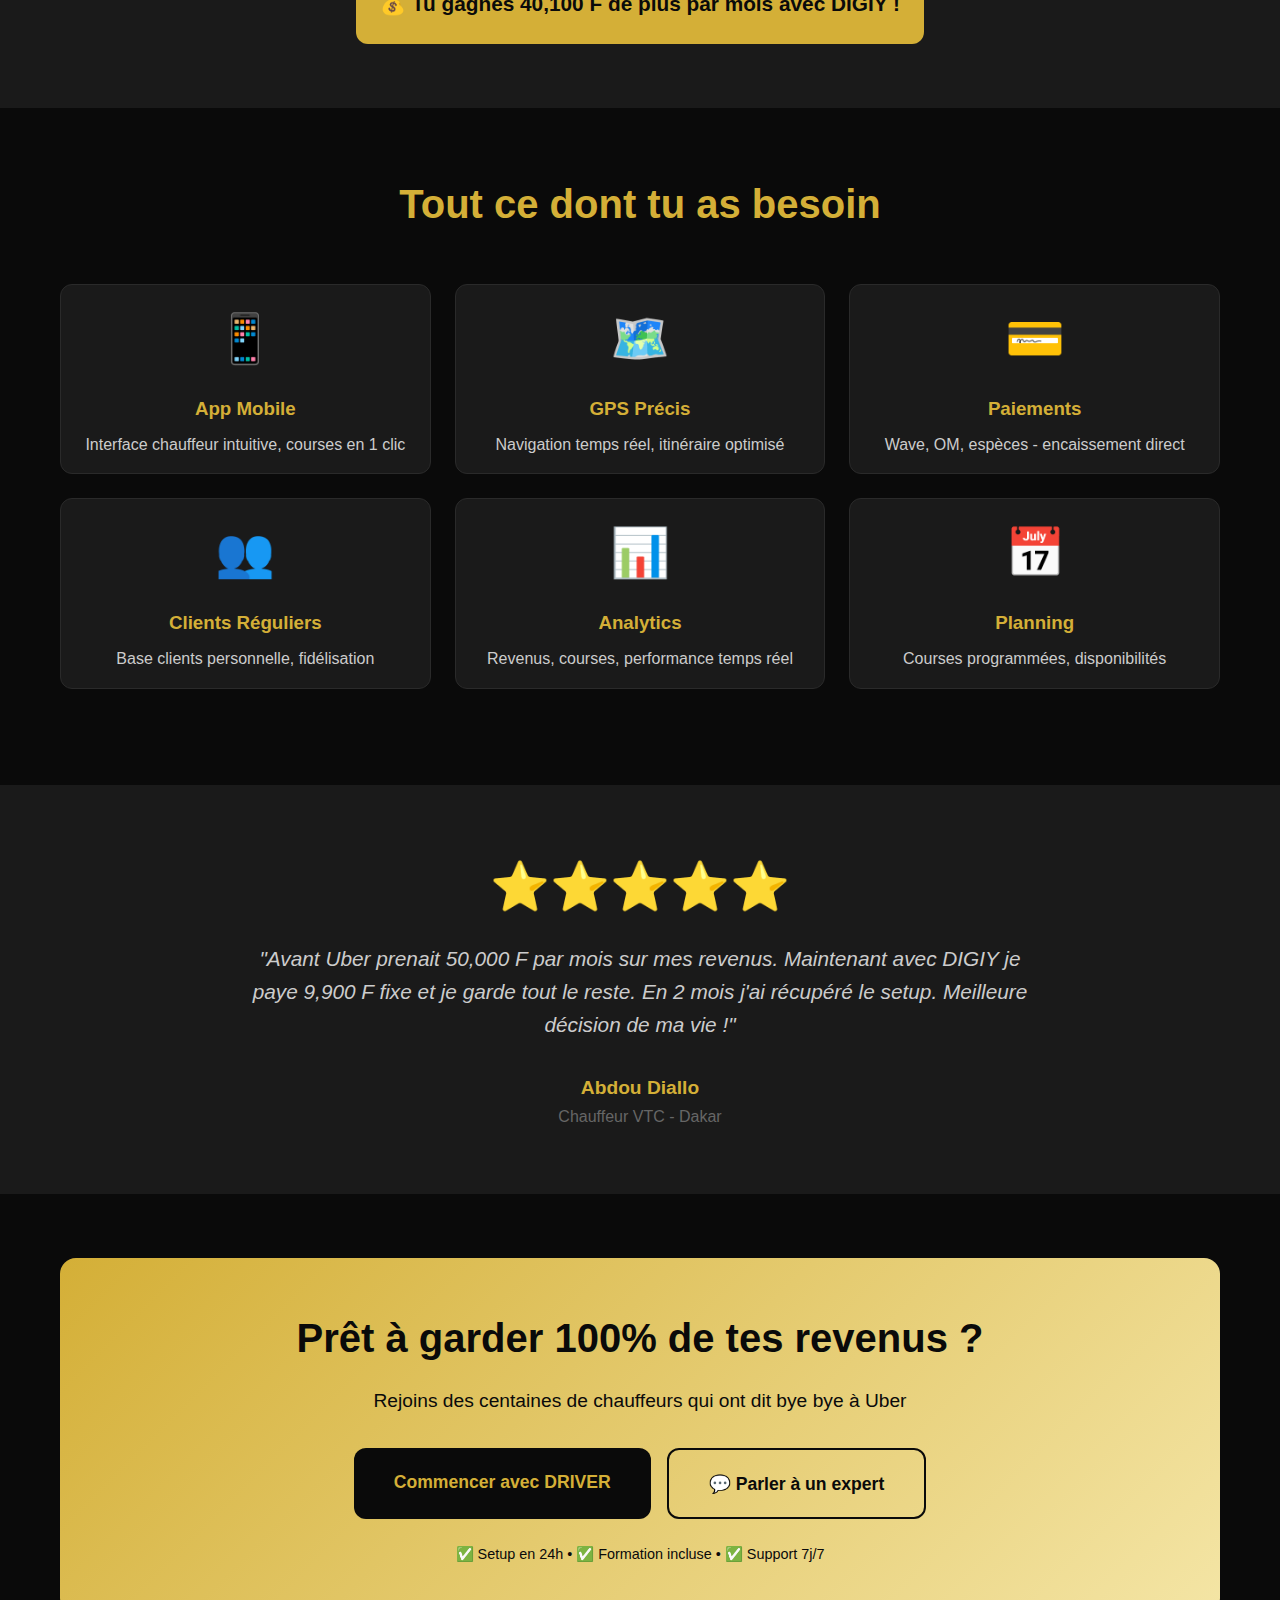
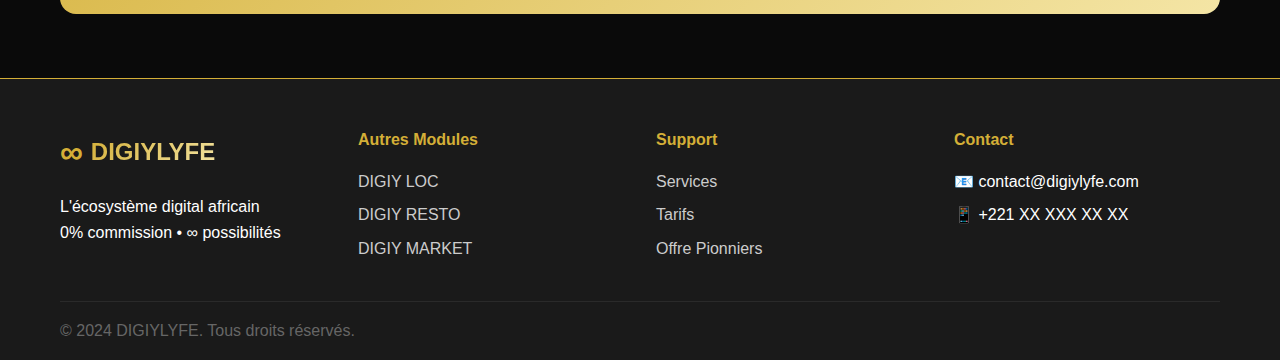
<file: driver.html>
<!DOCTYPE html>
<html lang="fr">
<head>
    <meta charset="UTF-8">
    <meta name="viewport" content="width=device-width, initial-scale=1.0">
    <title>DIGIY DRIVER - VTC 0% Commission | DIGIYLYFE</title>
    <meta name="description" content="Plateforme VTC 0% commission. Garde 100% de tes revenus. GPS temps réel, paiement intégré. Économise 40,000 F/mois vs Uber.">
    <link rel="stylesheet" href="styles.css">
    <style>
        .module-hero {
            background: linear-gradient(135deg, rgba(212, 175, 55, 0.1), transparent);
            padding: 4rem 0;
        }
        .module-hero-content {
            display: grid;
            grid-template-columns: 1fr 1fr;
            gap: 3rem;
            align-items: center;
        }
        .comparison-table {
            background: var(--black-card);
            border-radius: 12px;
            overflow: hidden;
            margin: 2rem 0;
        }
        .comparison-row {
            display: grid;
            grid-template-columns: 2fr 1fr 1fr;
            padding: 1rem;
            border-bottom: 1px solid var(--black-border);
        }
        .comparison-row.header {
            background: var(--gold-primary);
            color: var(--black-bg);
            font-weight: 700;
        }
        .screenshot-grid {
            display: grid;
            grid-template-columns: repeat(3, 1fr);
            gap: 1.5rem;
            margin: 2rem 0;
        }
        .screenshot-box {
            background: var(--black-card);
            padding: 1rem;
            border-radius: 12px;
            border: 1px solid var(--black-border);
        }
        @media (max-width: 768px) {
            .module-hero-content {
                grid-template-columns: 1fr;
            }
            .comparison-row {
                grid-template-columns: 1fr;
            }
            .screenshot-grid {
                grid-template-columns: 1fr;
            }
        }
    </style>
</head>
<body>
    <!-- Navigation -->
    <nav class="navbar">
        <div class="container">
            <div class="nav-brand">
                <span class="logo">∞</span>
                <span class="brand-name">DIGIYLYFE</span>
            </div>
            <ul class="nav-menu">
                <li><a href="index.html">Accueil</a></li>
                <li><a href="index.html#modules">Modules</a></li>
                <li><a href="index.html#pricing">Tarifs</a></li>
                <li><a href="pioneer.html" class="btn-pioneer">🎁 Offre Pionniers</a></li>
            </ul>
        </div>
    </nav>

    <!-- Hero Module -->
    <section class="module-hero">
        <div class="container">
            <div class="module-hero-content">
                <div>
                    <div style="display: inline-block; background: var(--gold-primary); color: var(--black-bg); padding: 0.5rem 1rem; border-radius: 20px; font-weight: 600; margin-bottom: 1rem;">
                        🚗 VTC PROFESSIONNEL
                    </div>
                    <h1 style="font-size: 3rem; margin-bottom: 1rem;">
                        DIGIY DRIVER
                    </h1>
                    <h2 style="font-size: 1.5rem; color: var(--gray-light); margin-bottom: 2rem;">
                        Plateforme VTC 0% commission<br>
                        Garde 100% de tes revenus
                    </h2>
                    
                    <div style="background: var(--black-card); padding: 2rem; border-radius: 12px; border: 2px solid var(--gold-primary); margin-bottom: 2rem;">
                        <div style="font-size: 2.5rem; font-weight: 700; color: var(--gold-primary); margin-bottom: 0.5rem;">
                            9,900 F<span style="font-size: 1rem; color: var(--gray-dark);">/mois</span>
                        </div>
                        <div style="color: var(--gray-light); margin-bottom: 1rem;">
                            vs Uber qui prend 25% de commission
                        </div>
                        <div style="padding: 1rem; background: var(--black-bg); border-radius: 8px;">
                            <strong style="color: var(--gold-primary);">Sur 200,000 F de revenus :</strong><br>
                            <span style="color: #FF5555;">Uber prend : -50,000 F</span><br>
                            <span style="color: #55FF55;">DIGIY coûte : -9,900 F</span><br>
                            <strong style="color: var(--gold-primary); font-size: 1.2rem;">Économie : +40,100 F/mois !</strong>
                        </div>
                    </div>
                    
                    <div style="display: flex; gap: 1rem;">
                        <a href="https://digiy-hub.digiylyfe.com/signup?module=driver" class="btn-hero-primary">
                            Commencer maintenant
                        </a>
                        <a href="#demo" class="btn-hero-secondary">
                            Voir démo
                        </a>
                    </div>
                </div>
                
                <div style="background: var(--black-card); padding: 2rem; border-radius: 16px; border: 1px solid var(--gold-primary);">
                    <h3 style="color: var(--gold-primary); margin-bottom: 1.5rem; font-size: 1.3rem;">✅ Inclus dans DIGIY DRIVER :</h3>
                    <ul style="list-style: none;">
                        <li style="padding: 0.8rem 0; border-bottom: 1px solid var(--black-border);">
                            <strong style="color: var(--white);">📱 App chauffeur mobile</strong><br>
                            <span style="color: var(--gray-light); font-size: 0.9rem;">iOS & Android, GPS temps réel</span>
                        </li>
                        <li style="padding: 0.8rem 0; border-bottom: 1px solid var(--black-border);">
                            <strong style="color: var(--white);">💳 Paiement intégré</strong><br>
                            <span style="color: var(--gray-light); font-size: 0.9rem;">Wave, Orange Money, espèces</span>
                        </li>
                        <li style="padding: 0.8rem 0; border-bottom: 1px solid var(--black-border);">
                            <strong style="color: var(--white);">📊 Statistiques revenus</strong><br>
                            <span style="color: var(--gray-light); font-size: 0.9rem;">Dashboard analytics temps réel</span>
                        </li>
                        <li style="padding: 0.8rem 0; border-bottom: 1px solid var(--black-border);">
                            <strong style="color: var(--white);">🗺️ Gestion courses</strong><br>
                            <span style="color: var(--gray-light); font-size: 0.9rem;">Planning, historique, clients réguliers</span>
                        </li>
                        <li style="padding: 0.8rem 0; border-bottom: 1px solid var(--black-border);">
                            <strong style="color: var(--white);">🔔 Notifications push</strong><br>
                            <span style="color: var(--gray-light); font-size: 0.9rem;">Nouvelles courses, paiements</span>
                        </li>
                        <li style="padding: 0.8rem 0;">
                            <strong style="color: var(--white);">🛠️ Support 7j/7</strong><br>
                            <span style="color: var(--gray-light); font-size: 0.9rem;">WhatsApp, email, téléphone</span>
                        </li>
                    </ul>
                </div>
            </div>
        </div>
    </section>

    <!-- Comparaison -->
    <section style="padding: 4rem 0; background: var(--black-card);">
        <div class="container">
            <h2 class="section-title">DIGIY DRIVER vs Uber</h2>
            
            <div class="comparison-table">
                <div class="comparison-row header">
                    <div>Fonctionnalité</div>
                    <div style="text-align: center;">DIGIY DRIVER</div>
                    <div style="text-align: center;">Uber</div>
                </div>
                <div class="comparison-row">
                    <div>Commission</div>
                    <div style="text-align: center; color: #55FF55; font-weight: 700;">0%</div>
                    <div style="text-align: center; color: #FF5555; font-weight: 700;">25%</div>
                </div>
                <div class="comparison-row">
                    <div>Coût mensuel fixe</div>
                    <div style="text-align: center; color: var(--gold-primary);">9,900 F</div>
                    <div style="text-align: center; color: #FF5555;">Variable</div>
                </div>
                <div class="comparison-row">
                    <div>GPS temps réel</div>
                    <div style="text-align: center;">✅</div>
                    <div style="text-align: center;">✅</div>
                </div>
                <div class="comparison-row">
                    <div>Paiement mobile</div>
                    <div style="text-align: center;">✅</div>
                    <div style="text-align: center;">✅</div>
                </div>
                <div class="comparison-row">
                    <div>Clients réguliers</div>
                    <div style="text-align: center; color: #55FF55;">TES clients</div>
                    <div style="text-align: center; color: #FF5555;">Clients Uber</div>
                </div>
                <div class="comparison-row">
                    <div>Export données</div>
                    <div style="text-align: center;">✅ Quand tu veux</div>
                    <div style="text-align: center;">❌</div>
                </div>
                <div class="comparison-row">
                    <div>Revenus sur 200K F</div>
                    <div style="text-align: center; color: #55FF55; font-weight: 700;">190,100 F</div>
                    <div style="text-align: center; color: #FF5555; font-weight: 700;">150,000 F</div>
                </div>
            </div>
            
            <div style="text-align: center; margin-top: 2rem;">
                <div style="background: var(--gold-primary); color: var(--black-bg); padding: 1.5rem; border-radius: 12px; display: inline-block; font-size: 1.3rem; font-weight: 700;">
                    💰 Tu gagnes 40,100 F de plus par mois avec DIGIY !
                </div>
            </div>
        </div>
    </section>

    <!-- Fonctionnalités détaillées -->
    <section style="padding: 4rem 0;">
        <div class="container">
            <h2 class="section-title">Tout ce dont tu as besoin</h2>
            
            <div class="screenshot-grid">
                <div class="screenshot-box">
                    <div style="font-size: 3rem; text-align: center; margin-bottom: 1rem;">📱</div>
                    <h3 style="color: var(--gold-primary); text-align: center; margin-bottom: 0.5rem;">App Mobile</h3>
                    <p style="color: var(--gray-light); text-align: center;">Interface chauffeur intuitive, courses en 1 clic</p>
                </div>
                
                <div class="screenshot-box">
                    <div style="font-size: 3rem; text-align: center; margin-bottom: 1rem;">🗺️</div>
                    <h3 style="color: var(--gold-primary); text-align: center; margin-bottom: 0.5rem;">GPS Précis</h3>
                    <p style="color: var(--gray-light); text-align: center;">Navigation temps réel, itinéraire optimisé</p>
                </div>
                
                <div class="screenshot-box">
                    <div style="font-size: 3rem; text-align: center; margin-bottom: 1rem;">💳</div>
                    <h3 style="color: var(--gold-primary); text-align: center; margin-bottom: 0.5rem;">Paiements</h3>
                    <p style="color: var(--gray-light); text-align: center;">Wave, OM, espèces - encaissement direct</p>
                </div>
                
                <div class="screenshot-box">
                    <div style="font-size: 3rem; text-align: center; margin-bottom: 1rem;">👥</div>
                    <h3 style="color: var(--gold-primary); text-align: center; margin-bottom: 0.5rem;">Clients Réguliers</h3>
                    <p style="color: var(--gray-light); text-align: center;">Base clients personnelle, fidélisation</p>
                </div>
                
                <div class="screenshot-box">
                    <div style="font-size: 3rem; text-align: center; margin-bottom: 1rem;">📊</div>
                    <h3 style="color: var(--gold-primary); text-align: center; margin-bottom: 0.5rem;">Analytics</h3>
                    <p style="color: var(--gray-light); text-align: center;">Revenus, courses, performance temps réel</p>
                </div>
                
                <div class="screenshot-box">
                    <div style="font-size: 3rem; text-align: center; margin-bottom: 1rem;">📅</div>
                    <h3 style="color: var(--gold-primary); text-align: center; margin-bottom: 0.5rem;">Planning</h3>
                    <p style="color: var(--gray-light); text-align: center;">Courses programmées, disponibilités</p>
                </div>
            </div>
        </div>
    </section>

    <!-- Témoignage -->
    <section style="padding: 4rem 0; background: var(--black-card);">
        <div class="container">
            <div style="max-width: 800px; margin: 0 auto; text-align: center;">
                <div style="font-size: 3rem; margin-bottom: 1rem;">⭐⭐⭐⭐⭐</div>
                <blockquote style="font-size: 1.3rem; color: var(--gray-light); font-style: italic; margin-bottom: 2rem;">
                    "Avant Uber prenait 50,000 F par mois sur mes revenus. Maintenant avec DIGIY je paye 9,900 F fixe et je garde tout le reste. En 2 mois j'ai récupéré le setup. Meilleure décision de ma vie !"
                </blockquote>
                <div>
                    <strong style="color: var(--gold-primary); font-size: 1.2rem;">Abdou Diallo</strong><br>
                    <span style="color: var(--gray-dark);">Chauffeur VTC - Dakar</span>
                </div>
            </div>
        </div>
    </section>

    <!-- CTA Final -->
    <section style="padding: 4rem 0;">
        <div class="container">
            <div style="background: linear-gradient(135deg, var(--gold-primary), var(--gold-light)); padding: 3rem; border-radius: 16px; text-align: center;">
                <h2 style="color: var(--black-bg); font-size: 2.5rem; margin-bottom: 1rem;">
                    Prêt à garder 100% de tes revenus ?
                </h2>
                <p style="color: var(--black-bg); font-size: 1.2rem; margin-bottom: 2rem;">
                    Rejoins des centaines de chauffeurs qui ont dit bye bye à Uber
                </p>
                <div style="display: flex; gap: 1rem; justify-content: center;">
                    <a href="https://digiy-hub.digiylyfe.com/signup?module=driver" style="background: var(--black-bg); color: var(--gold-primary); padding: 1.2rem 2.5rem; border-radius: 12px; text-decoration: none; font-weight: 700; font-size: 1.1rem;">
                        Commencer avec DRIVER
                    </a>
                    <a href="https://wa.me/221XXXXXXXXX?text=Je%20veux%20en%20savoir%20plus%20sur%20DIGIY%20DRIVER" style="background: transparent; color: var(--black-bg); border: 2px solid var(--black-bg); padding: 1.2rem 2.5rem; border-radius: 12px; text-decoration: none; font-weight: 700; font-size: 1.1rem;">
                        💬 Parler à un expert
                    </a>
                </div>
                <p style="color: var(--black-bg); margin-top: 1.5rem; font-size: 0.9rem;">
                    ✅ Setup en 24h • ✅ Formation incluse • ✅ Support 7j/7
                </p>
            </div>
        </div>
    </section>

    <!-- Footer -->
    <footer class="footer">
        <div class="container">
            <div class="footer-grid">
                <div class="footer-col">
                    <div class="footer-brand">
                        <span class="logo">∞</span>
                        <span class="brand-name">DIGIYLYFE</span>
                    </div>
                    <p>L'écosystème digital africain<br>0% commission • ∞ possibilités</p>
                </div>
                <div class="footer-col">
                    <h4>Autres Modules</h4>
                    <ul>
                        <li><a href="loc.html">DIGIY LOC</a></li>
                        <li><a href="resto.html">DIGIY RESTO</a></li>
                        <li><a href="market.html">DIGIY MARKET</a></li>
                    </ul>
                </div>
                <div class="footer-col">
                    <h4>Support</h4>
                    <ul>
                        <li><a href="services.html">Services</a></li>
                        <li><a href="index.html#pricing">Tarifs</a></li>
                        <li><a href="pioneer.html">Offre Pionniers</a></li>
                    </ul>
                </div>
                <div class="footer-col">
                    <h4>Contact</h4>
                    <ul>
                        <li>📧 contact@digiylyfe.com</li>
                        <li>📱 +221 XX XXX XX XX</li>
                    </ul>
                </div>
            </div>
            <div class="footer-bottom">
                <p>&copy; 2024 DIGIYLYFE. Tous droits réservés.</p>
            </div>
        </div>
    </footer>
</body>
</html>
</file>
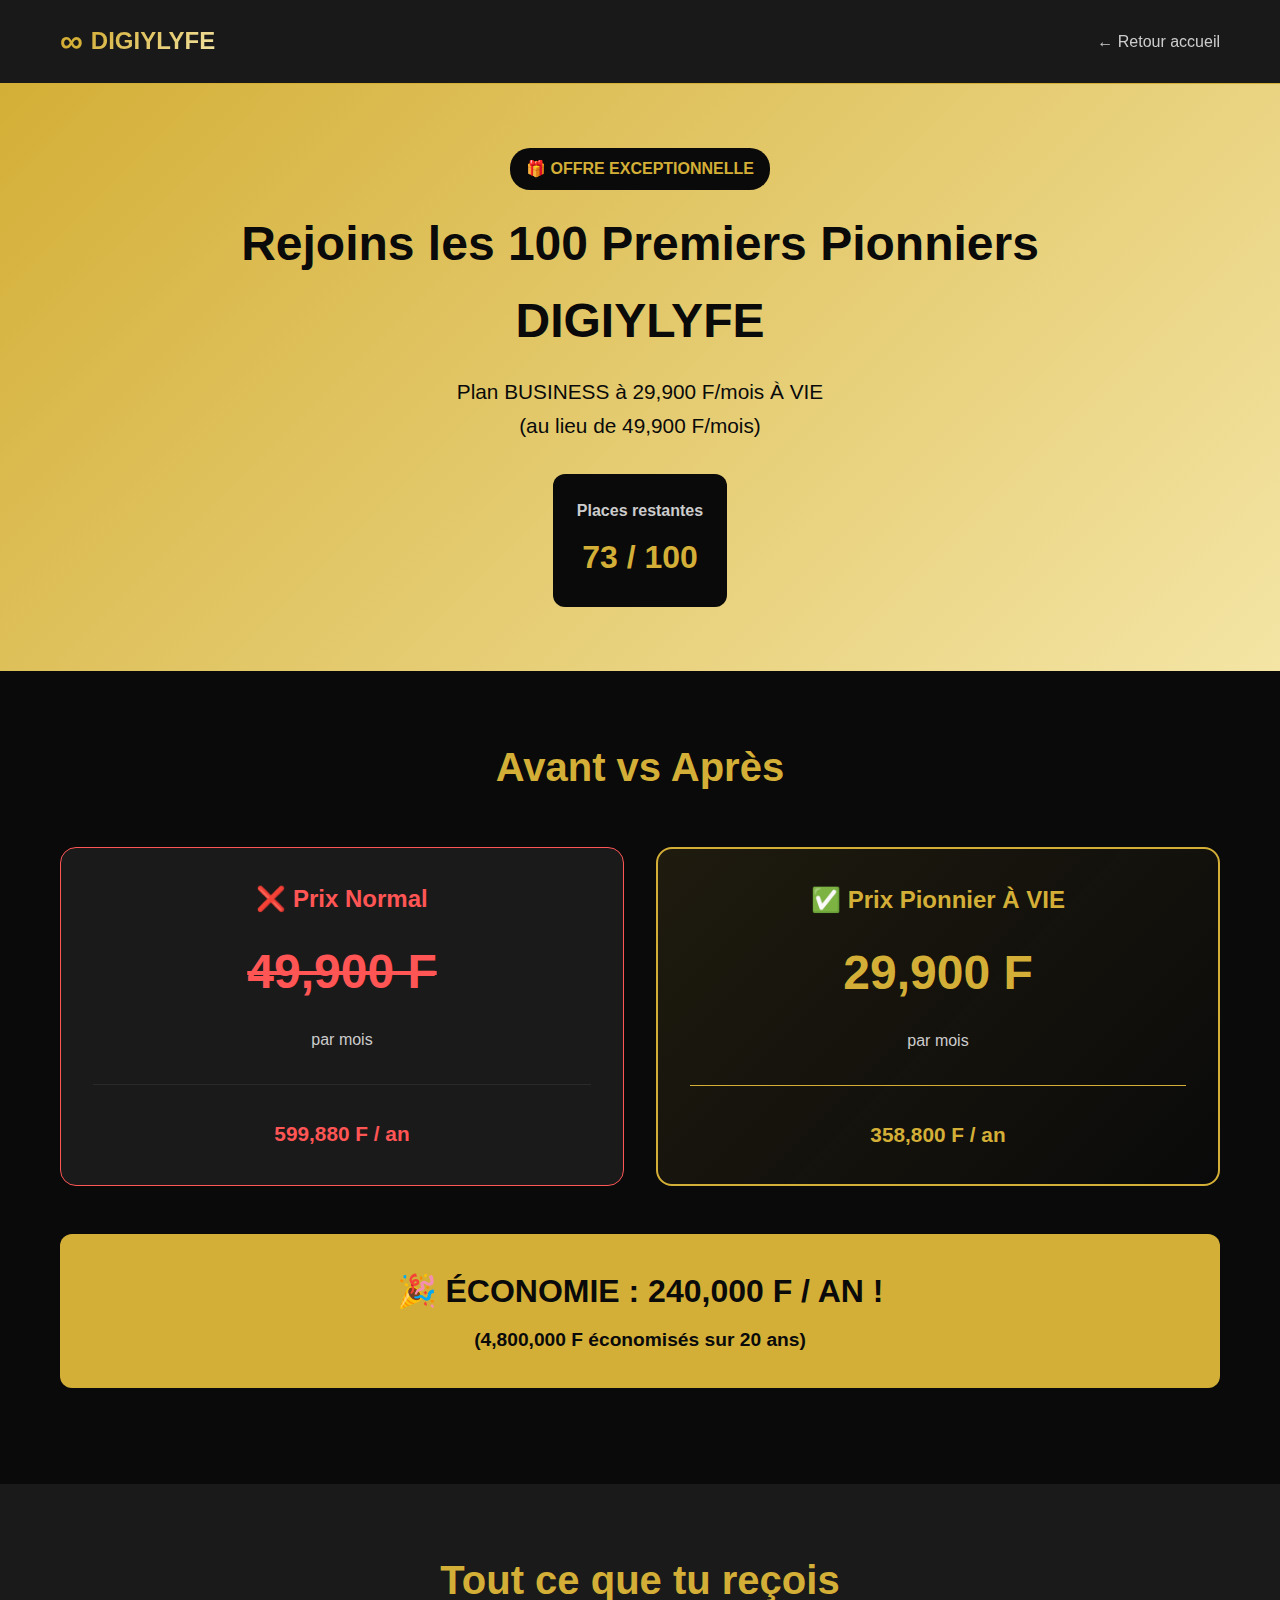
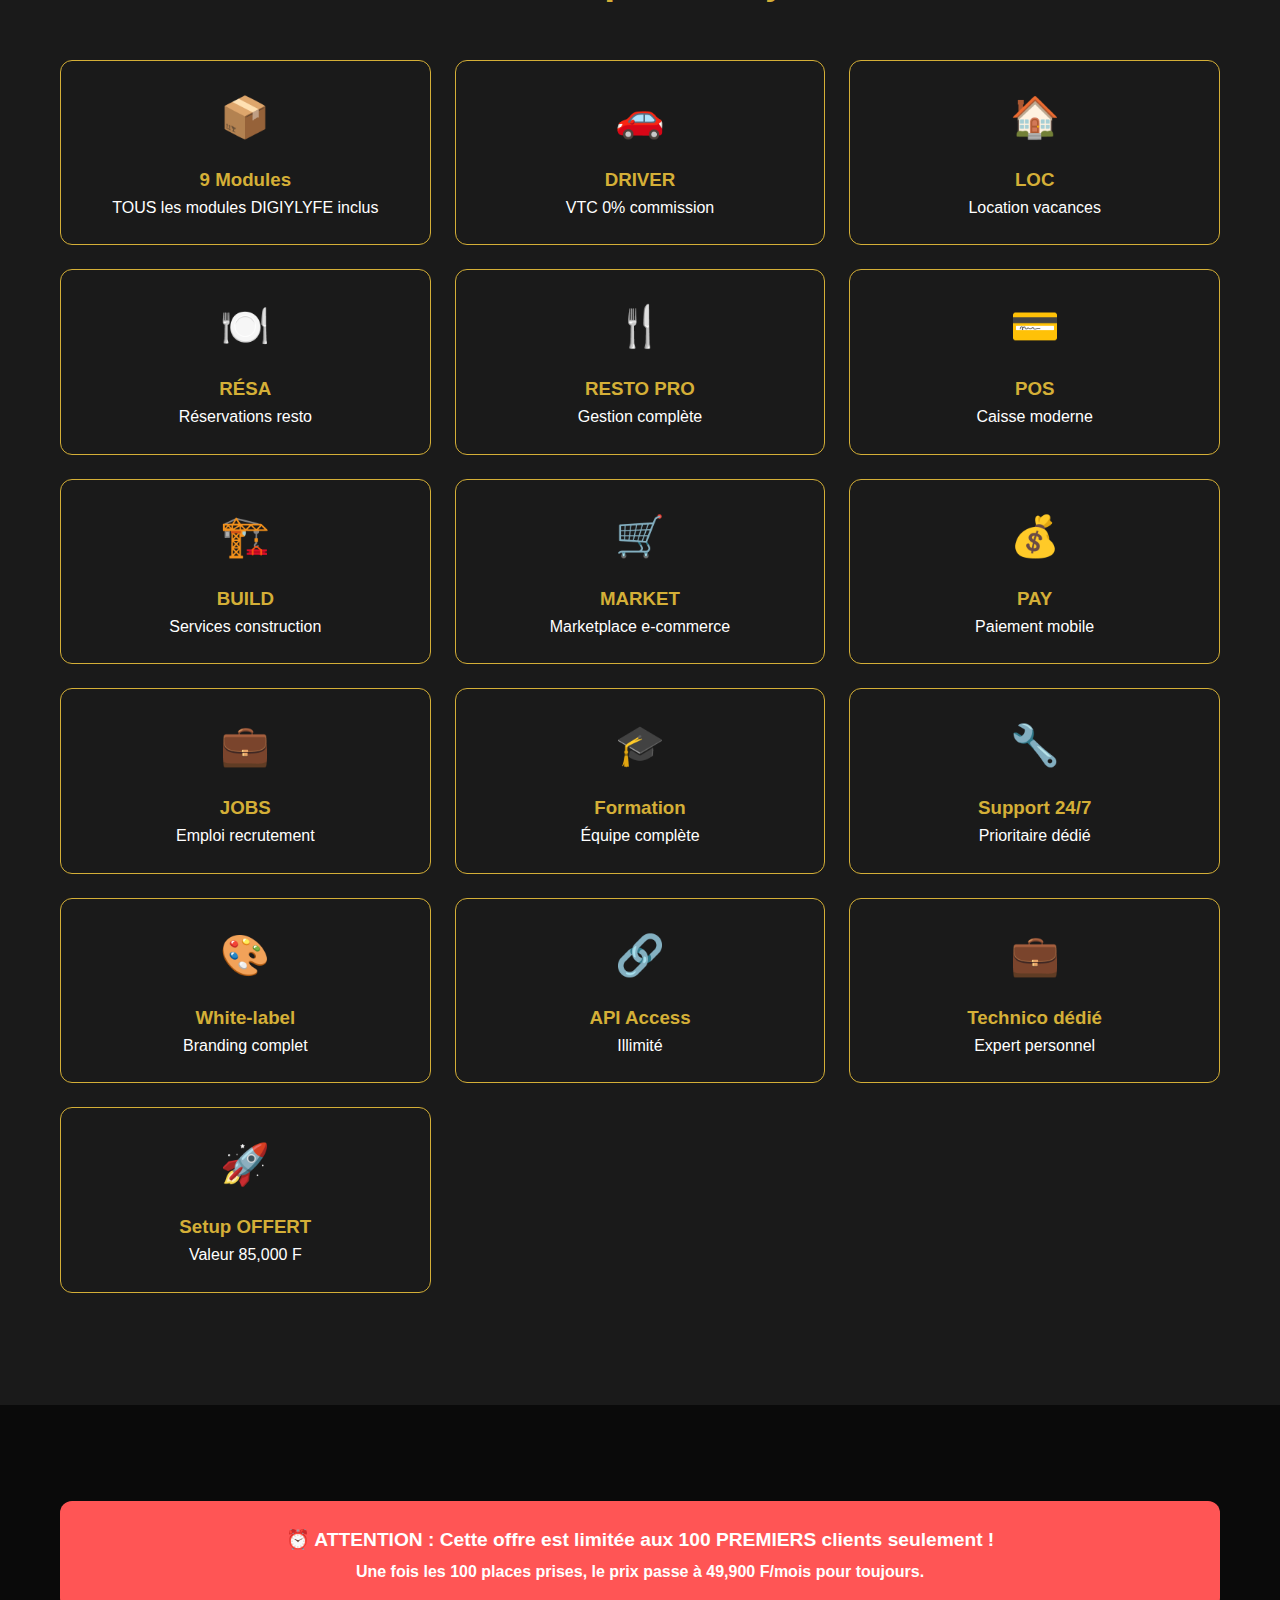
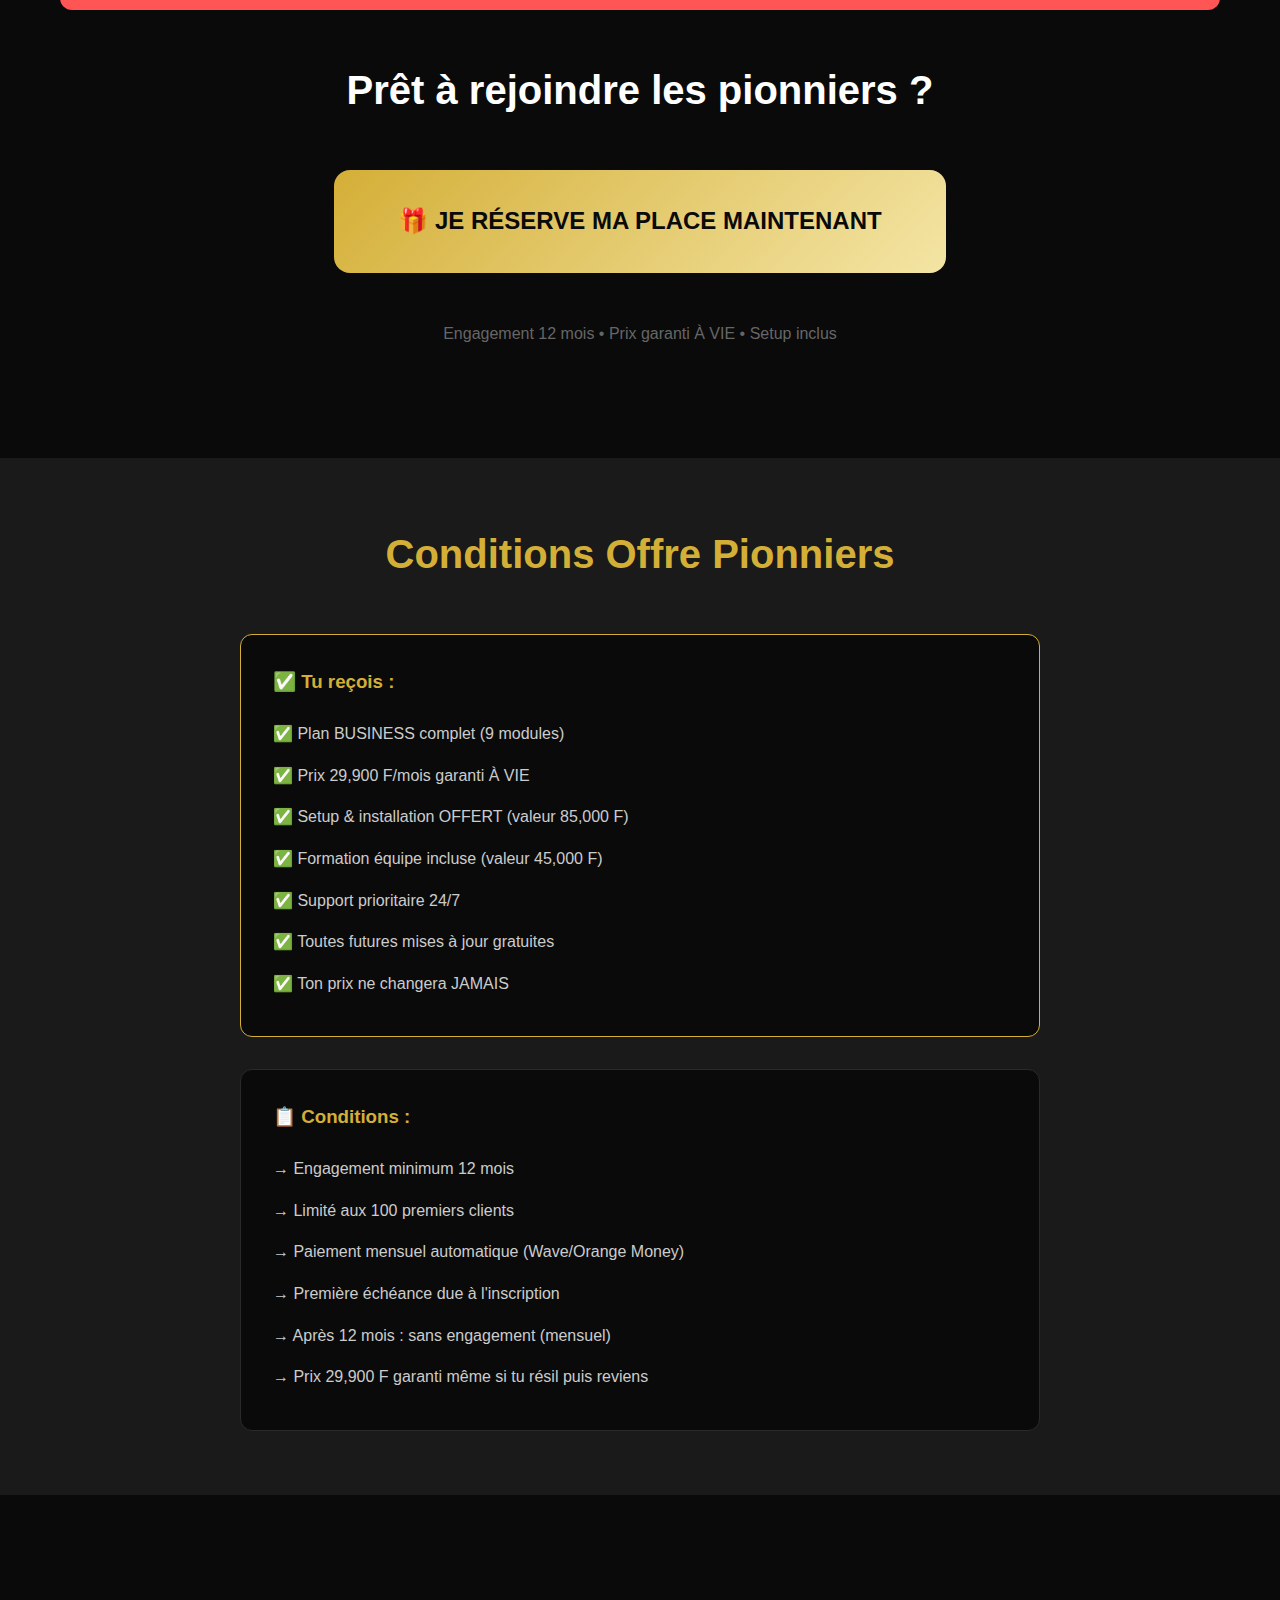
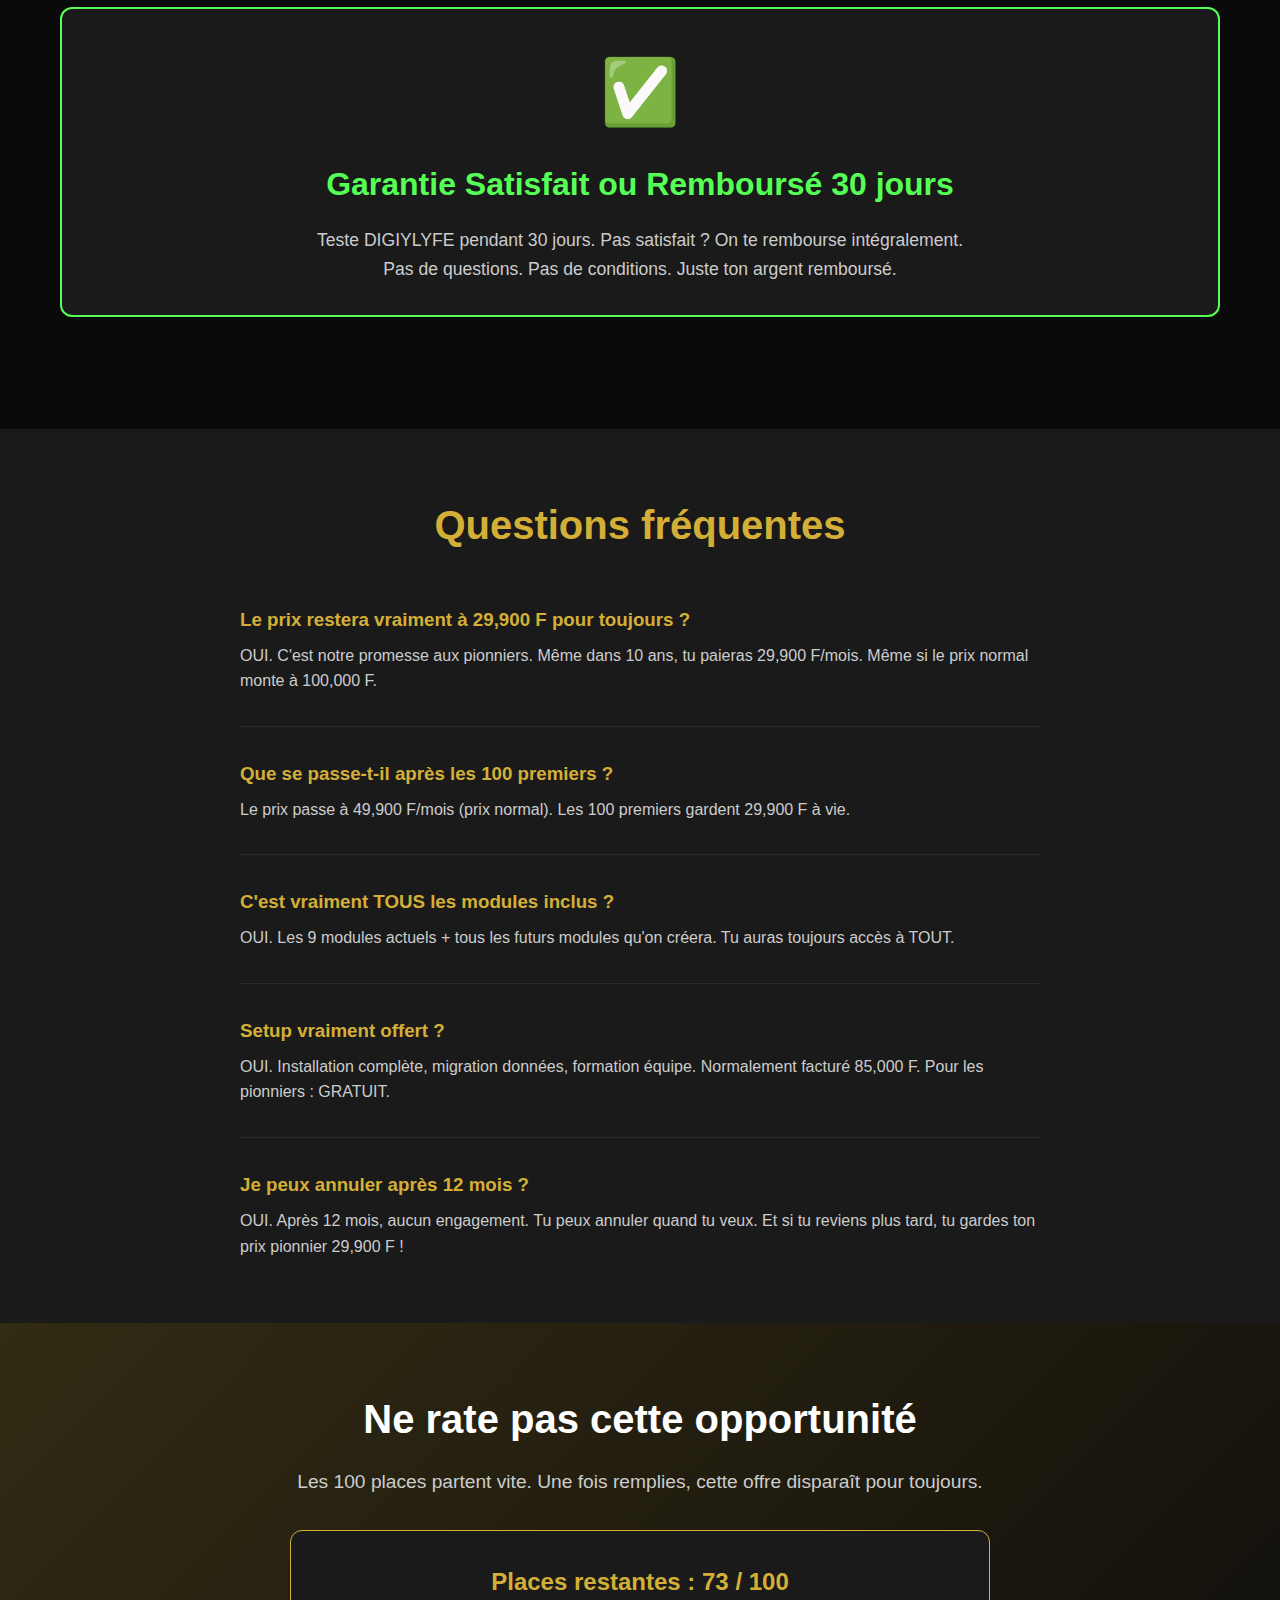
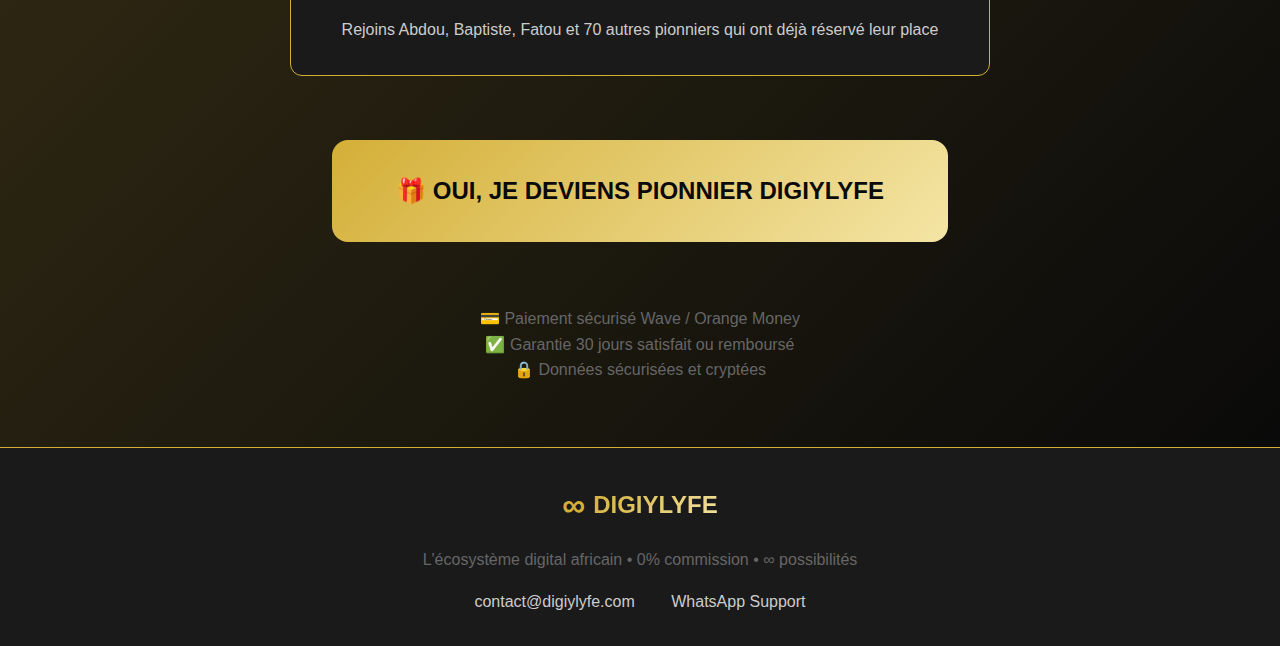
<file: pioneer.html>
<!DOCTYPE html>
<html lang="fr">
<head>
    <meta charset="UTF-8">
    <meta name="viewport" content="width=device-width, initial-scale=1.0">
    <title>🎁 Offre Pionniers DIGIYLYFE - 100 Premiers</title>
    <meta name="description" content="Rejoins les 100 premiers clients DIGIYLYFE et bénéficie du plan BUSINESS à 29,900 F/mois À VIE au lieu de 49,900 F. Économie 240,000 F/an !">
    <link rel="stylesheet" href="styles.css">
    <style>
        .pioneer-hero {
            background: linear-gradient(135deg, var(--gold-primary), var(--gold-light));
            padding: 4rem 0;
            text-align: center;
        }
        
        .pioneer-hero h1 {
            color: var(--black-bg);
            font-size: 3rem;
            margin-bottom: 1rem;
        }
        
        .pioneer-hero .subtitle {
            color: var(--black-bg);
            font-size: 1.3rem;
            margin-bottom: 2rem;
        }
        
        .countdown {
            background: var(--black-bg);
            color: var(--gold-primary);
            padding: 1.5rem;
            border-radius: 12px;
            display: inline-block;
            font-size: 2rem;
            font-weight: 700;
        }
        
        .offer-grid {
            display: grid;
            grid-template-columns: 1fr 1fr;
            gap: 2rem;
            margin: 3rem 0;
        }
        
        .before-card, .after-card {
            padding: 2rem;
            border-radius: 16px;
            text-align: center;
        }
        
        .before-card {
            background: var(--black-card);
            border: 1px solid #FF5555;
        }
        
        .after-card {
            background: linear-gradient(135deg, rgba(212, 175, 55, 0.1), transparent);
            border: 2px solid var(--gold-primary);
        }
        
        .price-big {
            font-size: 3rem;
            font-weight: 800;
            margin: 1rem 0;
        }
        
        .before-card .price-big {
            color: #FF5555;
            text-decoration: line-through;
        }
        
        .after-card .price-big {
            color: var(--gold-primary);
        }
        
        .savings {
            background: var(--gold-primary);
            color: var(--black-bg);
            padding: 2rem;
            border-radius: 12px;
            text-align: center;
            font-size: 2rem;
            font-weight: 700;
            margin: 2rem 0;
        }
        
        .features-grid {
            display: grid;
            grid-template-columns: repeat(3, 1fr);
            gap: 1.5rem;
            margin: 3rem 0;
        }
        
        .feature-box {
            background: var(--black-card);
            padding: 1.5rem;
            border-radius: 12px;
            border: 1px solid var(--gold-primary);
            text-align: center;
        }
        
        .feature-icon {
            font-size: 2.5rem;
            margin-bottom: 1rem;
        }
        
        .urgency-box {
            background: #FF5555;
            color: white;
            padding: 1.5rem;
            border-radius: 12px;
            text-align: center;
            margin: 2rem 0;
            font-size: 1.2rem;
            font-weight: 600;
        }
        
        .cta-giant {
            background: linear-gradient(135deg, var(--gold-primary), var(--gold-light));
            color: var(--black-bg);
            padding: 2rem 4rem;
            border-radius: 16px;
            text-decoration: none;
            font-size: 1.5rem;
            font-weight: 700;
            display: inline-block;
            margin: 2rem 0;
            transition: all 0.3s;
        }
        
        .cta-giant:hover {
            transform: scale(1.05);
            box-shadow: 0 20px 40px rgba(212, 175, 55, 0.4);
        }
        
        .guarantee-box {
            background: var(--black-card);
            border: 2px solid #55FF55;
            padding: 2rem;
            border-radius: 12px;
            margin: 3rem 0;
        }
        
        @media (max-width: 768px) {
            .offer-grid {
                grid-template-columns: 1fr;
            }
            .features-grid {
                grid-template-columns: 1fr;
            }
            .pioneer-hero h1 {
                font-size: 2rem;
            }
        }
    </style>
</head>
<body>
    <!-- Navigation Simple -->
    <nav class="navbar">
        <div class="container">
            <div class="nav-brand">
                <span class="logo">∞</span>
                <span class="brand-name">DIGIYLYFE</span>
            </div>
            <a href="index.html" style="color: var(--gray-light); text-decoration: none;">← Retour accueil</a>
        </div>
    </nav>

    <!-- Hero Offre -->
    <section class="pioneer-hero">
        <div class="container">
            <div class="pioneer-badge" style="margin-bottom: 1rem;">🎁 OFFRE EXCEPTIONNELLE</div>
            <h1>Rejoins les 100 Premiers Pionniers<br>DIGIYLYFE</h1>
            <p class="subtitle">Plan BUSINESS à 29,900 F/mois À VIE<br>(au lieu de 49,900 F/mois)</p>
            <div class="countdown">
                <div style="font-size: 1rem; color: var(--gray-light); margin-bottom: 0.5rem;">Places restantes</div>
                <span id="places-left">73</span> / 100
            </div>
        </div>
    </section>

    <!-- Comparaison Prix -->
    <section style="padding: 4rem 0; background: var(--black-bg);">
        <div class="container">
            <h2 class="section-title">Avant vs Après</h2>
            
            <div class="offer-grid">
                <div class="before-card">
                    <h3 style="color: #FF5555; font-size: 1.5rem;">❌ Prix Normal</h3>
                    <div class="price-big">49,900 F</div>
                    <div style="color: var(--gray-light);">par mois</div>
                    <div style="margin-top: 2rem; padding-top: 2rem; border-top: 1px solid var(--black-border);">
                        <div style="color: #FF5555; font-size: 1.3rem; font-weight: 600;">
                            599,880 F / an
                        </div>
                    </div>
                </div>
                
                <div class="after-card">
                    <h3 style="color: var(--gold-primary); font-size: 1.5rem;">✅ Prix Pionnier À VIE</h3>
                    <div class="price-big">29,900 F</div>
                    <div style="color: var(--gray-light);">par mois</div>
                    <div style="margin-top: 2rem; padding-top: 2rem; border-top: 1px solid var(--gold-primary);">
                        <div style="color: var(--gold-primary); font-size: 1.3rem; font-weight: 600;">
                            358,800 F / an
                        </div>
                    </div>
                </div>
            </div>
            
            <div class="savings">
                🎉 ÉCONOMIE : 240,000 F / AN !<br>
                <div style="font-size: 1.2rem; margin-top: 0.5rem;">
                    (4,800,000 F économisés sur 20 ans)
                </div>
            </div>
        </div>
    </section>

    <!-- Ce qui est inclus -->
    <section style="padding: 4rem 0; background: var(--black-card);">
        <div class="container">
            <h2 class="section-title">Tout ce que tu reçois</h2>
            
            <div class="features-grid">
                <div class="feature-box">
                    <div class="feature-icon">📦</div>
                    <h3 style="color: var(--gold-primary);">9 Modules</h3>
                    <p>TOUS les modules DIGIYLYFE inclus</p>
                </div>
                
                <div class="feature-box">
                    <div class="feature-icon">🚗</div>
                    <h3 style="color: var(--gold-primary);">DRIVER</h3>
                    <p>VTC 0% commission</p>
                </div>
                
                <div class="feature-box">
                    <div class="feature-icon">🏠</div>
                    <h3 style="color: var(--gold-primary);">LOC</h3>
                    <p>Location vacances</p>
                </div>
                
                <div class="feature-box">
                    <div class="feature-icon">🍽️</div>
                    <h3 style="color: var(--gold-primary);">RÉSA</h3>
                    <p>Réservations resto</p>
                </div>
                
                <div class="feature-box">
                    <div class="feature-icon">🍴</div>
                    <h3 style="color: var(--gold-primary);">RESTO PRO</h3>
                    <p>Gestion complète</p>
                </div>
                
                <div class="feature-box">
                    <div class="feature-icon">💳</div>
                    <h3 style="color: var(--gold-primary);">POS</h3>
                    <p>Caisse moderne</p>
                </div>
                
                <div class="feature-box">
                    <div class="feature-icon">🏗️</div>
                    <h3 style="color: var(--gold-primary);">BUILD</h3>
                    <p>Services construction</p>
                </div>
                
                <div class="feature-box">
                    <div class="feature-icon">🛒</div>
                    <h3 style="color: var(--gold-primary);">MARKET</h3>
                    <p>Marketplace e-commerce</p>
                </div>
                
                <div class="feature-box">
                    <div class="feature-icon">💰</div>
                    <h3 style="color: var(--gold-primary);">PAY</h3>
                    <p>Paiement mobile</p>
                </div>
                
                <div class="feature-box">
                    <div class="feature-icon">💼</div>
                    <h3 style="color: var(--gold-primary);">JOBS</h3>
                    <p>Emploi recrutement</p>
                </div>
                
                <div class="feature-box">
                    <div class="feature-icon">🎓</div>
                    <h3 style="color: var(--gold-primary);">Formation</h3>
                    <p>Équipe complète</p>
                </div>
                
                <div class="feature-box">
                    <div class="feature-icon">🔧</div>
                    <h3 style="color: var(--gold-primary);">Support 24/7</h3>
                    <p>Prioritaire dédié</p>
                </div>
                
                <div class="feature-box">
                    <div class="feature-icon">🎨</div>
                    <h3 style="color: var(--gold-primary);">White-label</h3>
                    <p>Branding complet</p>
                </div>
                
                <div class="feature-box">
                    <div class="feature-icon">🔗</div>
                    <h3 style="color: var(--gold-primary);">API Access</h3>
                    <p>Illimité</p>
                </div>
                
                <div class="feature-box">
                    <div class="feature-icon">💼</div>
                    <h3 style="color: var(--gold-primary);">Technico dédié</h3>
                    <p>Expert personnel</p>
                </div>
                
                <div class="feature-box">
                    <div class="feature-icon">🚀</div>
                    <h3 style="color: var(--gold-primary);">Setup OFFERT</h3>
                    <p>Valeur 85,000 F</p>
                </div>
            </div>
        </div>
    </section>

    <!-- Urgence -->
    <section style="padding: 4rem 0;">
        <div class="container">
            <div class="urgency-box">
                ⏰ ATTENTION : Cette offre est limitée aux 100 PREMIERS clients seulement !<br>
                <span style="font-size: 1rem;">Une fois les 100 places prises, le prix passe à 49,900 F/mois pour toujours.</span>
            </div>
            
            <div style="text-align: center; margin: 3rem 0;">
                <h2 style="font-size: 2.5rem; margin-bottom: 1rem;">Prêt à rejoindre les pionniers ?</h2>
                <a href="https://digiy-hub.digiylyfe.com/signup?plan=pioneer" class="cta-giant">
                    🎁 JE RÉSERVE MA PLACE MAINTENANT
                </a>
                <p style="color: var(--gray-dark); margin-top: 1rem;">
                    Engagement 12 mois • Prix garanti À VIE • Setup inclus
                </p>
            </div>
        </div>
    </section>

    <!-- Conditions -->
    <section style="padding: 4rem 0; background: var(--black-card);">
        <div class="container">
            <h2 class="section-title">Conditions Offre Pionniers</h2>
            
            <div style="max-width: 800px; margin: 0 auto;">
                <div style="background: var(--black-bg); padding: 2rem; border-radius: 12px; border: 1px solid var(--gold-primary); margin-bottom: 2rem;">
                    <h3 style="color: var(--gold-primary); margin-bottom: 1rem;">✅ Tu reçois :</h3>
                    <ul style="list-style: none; color: var(--gray-light);">
                        <li style="padding: 0.5rem 0;">✅ Plan BUSINESS complet (9 modules)</li>
                        <li style="padding: 0.5rem 0;">✅ Prix 29,900 F/mois garanti À VIE</li>
                        <li style="padding: 0.5rem 0;">✅ Setup & installation OFFERT (valeur 85,000 F)</li>
                        <li style="padding: 0.5rem 0;">✅ Formation équipe incluse (valeur 45,000 F)</li>
                        <li style="padding: 0.5rem 0;">✅ Support prioritaire 24/7</li>
                        <li style="padding: 0.5rem 0;">✅ Toutes futures mises à jour gratuites</li>
                        <li style="padding: 0.5rem 0;">✅ Ton prix ne changera JAMAIS</li>
                    </ul>
                </div>
                
                <div style="background: var(--black-bg); padding: 2rem; border-radius: 12px; border: 1px solid var(--black-border);">
                    <h3 style="color: var(--gold-primary); margin-bottom: 1rem;">📋 Conditions :</h3>
                    <ul style="list-style: none; color: var(--gray-light);">
                        <li style="padding: 0.5rem 0;">→ Engagement minimum 12 mois</li>
                        <li style="padding: 0.5rem 0;">→ Limité aux 100 premiers clients</li>
                        <li style="padding: 0.5rem 0;">→ Paiement mensuel automatique (Wave/Orange Money)</li>
                        <li style="padding: 0.5rem 0;">→ Première échéance due à l'inscription</li>
                        <li style="padding: 0.5rem 0;">→ Après 12 mois : sans engagement (mensuel)</li>
                        <li style="padding: 0.5rem 0;">→ Prix 29,900 F garanti même si tu résil puis reviens</li>
                    </ul>
                </div>
            </div>
        </div>
    </section>

    <!-- Garantie -->
    <section style="padding: 4rem 0;">
        <div class="container">
            <div class="guarantee-box">
                <div style="text-align: center;">
                    <div style="font-size: 4rem; margin-bottom: 1rem;">✅</div>
                    <h2 style="color: #55FF55; font-size: 2rem; margin-bottom: 1rem;">Garantie Satisfait ou Remboursé 30 jours</h2>
                    <p style="color: var(--gray-light); font-size: 1.1rem;">
                        Teste DIGIYLYFE pendant 30 jours. Pas satisfait ? On te rembourse intégralement.<br>
                        Pas de questions. Pas de conditions. Juste ton argent remboursé.
                    </p>
                </div>
            </div>
        </div>
    </section>

    <!-- FAQ Rapide -->
    <section style="padding: 4rem 0; background: var(--black-card);">
        <div class="container">
            <h2 class="section-title">Questions fréquentes</h2>
            
            <div style="max-width: 800px; margin: 0 auto;">
                <div style="margin-bottom: 2rem; padding-bottom: 2rem; border-bottom: 1px solid var(--black-border);">
                    <h3 style="color: var(--gold-primary); margin-bottom: 0.5rem;">Le prix restera vraiment à 29,900 F pour toujours ?</h3>
                    <p style="color: var(--gray-light);">OUI. C'est notre promesse aux pionniers. Même dans 10 ans, tu paieras 29,900 F/mois. Même si le prix normal monte à 100,000 F.</p>
                </div>
                
                <div style="margin-bottom: 2rem; padding-bottom: 2rem; border-bottom: 1px solid var(--black-border);">
                    <h3 style="color: var(--gold-primary); margin-bottom: 0.5rem;">Que se passe-t-il après les 100 premiers ?</h3>
                    <p style="color: var(--gray-light);">Le prix passe à 49,900 F/mois (prix normal). Les 100 premiers gardent 29,900 F à vie.</p>
                </div>
                
                <div style="margin-bottom: 2rem; padding-bottom: 2rem; border-bottom: 1px solid var(--black-border);">
                    <h3 style="color: var(--gold-primary); margin-bottom: 0.5rem;">C'est vraiment TOUS les modules inclus ?</h3>
                    <p style="color: var(--gray-light);">OUI. Les 9 modules actuels + tous les futurs modules qu'on créera. Tu auras toujours accès à TOUT.</p>
                </div>
                
                <div style="margin-bottom: 2rem; padding-bottom: 2rem; border-bottom: 1px solid var(--black-border);">
                    <h3 style="color: var(--gold-primary); margin-bottom: 0.5rem;">Setup vraiment offert ?</h3>
                    <p style="color: var(--gray-light);">OUI. Installation complète, migration données, formation équipe. Normalement facturé 85,000 F. Pour les pionniers : GRATUIT.</p>
                </div>
                
                <div>
                    <h3 style="color: var(--gold-primary); margin-bottom: 0.5rem;">Je peux annuler après 12 mois ?</h3>
                    <p style="color: var(--gray-light);">OUI. Après 12 mois, aucun engagement. Tu peux annuler quand tu veux. Et si tu reviens plus tard, tu gardes ton prix pionnier 29,900 F !</p>
                </div>
            </div>
        </div>
    </section>

    <!-- CTA Final -->
    <section style="padding: 4rem 0; background: linear-gradient(135deg, rgba(212, 175, 55, 0.2), transparent);">
        <div class="container">
            <div style="text-align: center; max-width: 700px; margin: 0 auto;">
                <h2 style="font-size: 2.5rem; margin-bottom: 1rem;">
                    Ne rate pas cette opportunité
                </h2>
                <p style="font-size: 1.2rem; color: var(--gray-light); margin-bottom: 2rem;">
                    Les 100 places partent vite. Une fois remplies, cette offre disparaît pour toujours.
                </p>
                
                <div style="background: var(--black-card); padding: 2rem; border-radius: 12px; margin-bottom: 2rem; border: 1px solid var(--gold-primary);">
                    <div style="font-size: 1.5rem; color: var(--gold-primary); font-weight: 700; margin-bottom: 1rem;">
                        Places restantes : <span id="places-left-2">73</span> / 100
                    </div>
                    <div style="color: var(--gray-light);">
                        Rejoins Abdou, Baptiste, Fatou et 70 autres pionniers qui ont déjà réservé leur place
                    </div>
                </div>
                
                <a href="https://digiy-hub.digiylyfe.com/signup?plan=pioneer" class="cta-giant">
                    🎁 OUI, JE DEVIENS PIONNIER DIGIYLYFE
                </a>
                
                <p style="color: var(--gray-dark); margin-top: 2rem;">
                    💳 Paiement sécurisé Wave / Orange Money<br>
                    ✅ Garantie 30 jours satisfait ou remboursé<br>
                    🔒 Données sécurisées et cryptées
                </p>
            </div>
        </div>
    </section>

    <!-- Footer Simple -->
    <footer style="background: var(--black-card); padding: 2rem 0; text-align: center; border-top: 1px solid var(--gold-primary);">
        <div class="container">
            <div class="footer-brand" style="justify-content: center; margin-bottom: 1rem;">
                <span class="logo">∞</span>
                <span class="brand-name">DIGIYLYFE</span>
            </div>
            <p style="color: var(--gray-dark);">L'écosystème digital africain • 0% commission • ∞ possibilités</p>
            <div style="margin-top: 1rem;">
                <a href="mailto:contact@digiylyfe.com" style="color: var(--gray-light); text-decoration: none; margin: 0 1rem;">contact@digiylyfe.com</a>
                <a href="https://wa.me/221XXXXXXXXX" style="color: var(--gray-light); text-decoration: none; margin: 0 1rem;">WhatsApp Support</a>
            </div>
        </div>
    </footer>

    <script>
        // Simulation compteur places restantes (à remplacer par API réelle)
        const placesLeft = 73;
        document.getElementById('places-left').textContent = placesLeft;
        document.getElementById('places-left-2').textContent = placesLeft;
        
        // Animation scroll smooth
        document.querySelectorAll('a[href^="#"]').forEach(anchor => {
            anchor.addEventListener('click', function (e) {
                e.preventDefault();
                document.querySelector(this.getAttribute('href')).scrollIntoView({
                    behavior: 'smooth'
                });
            });
        });
    </script>
</body>
</html>
</file>
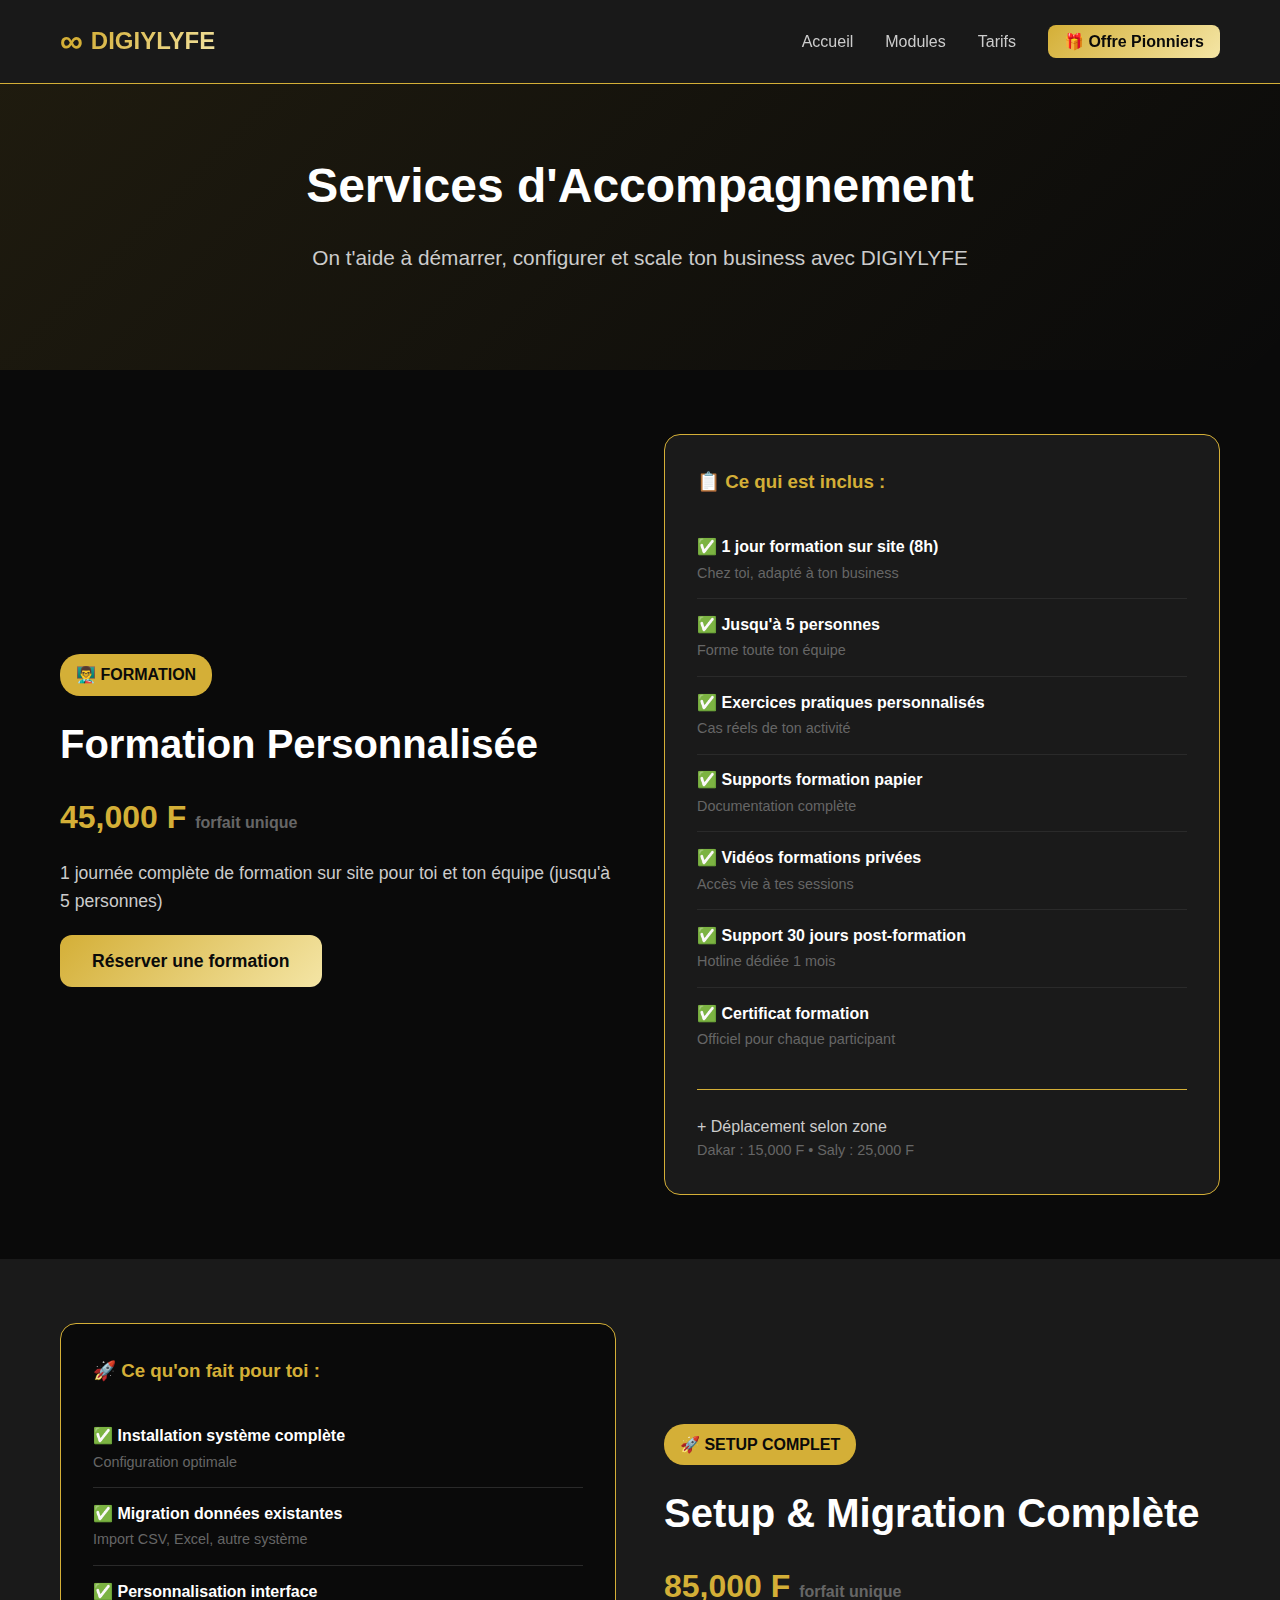
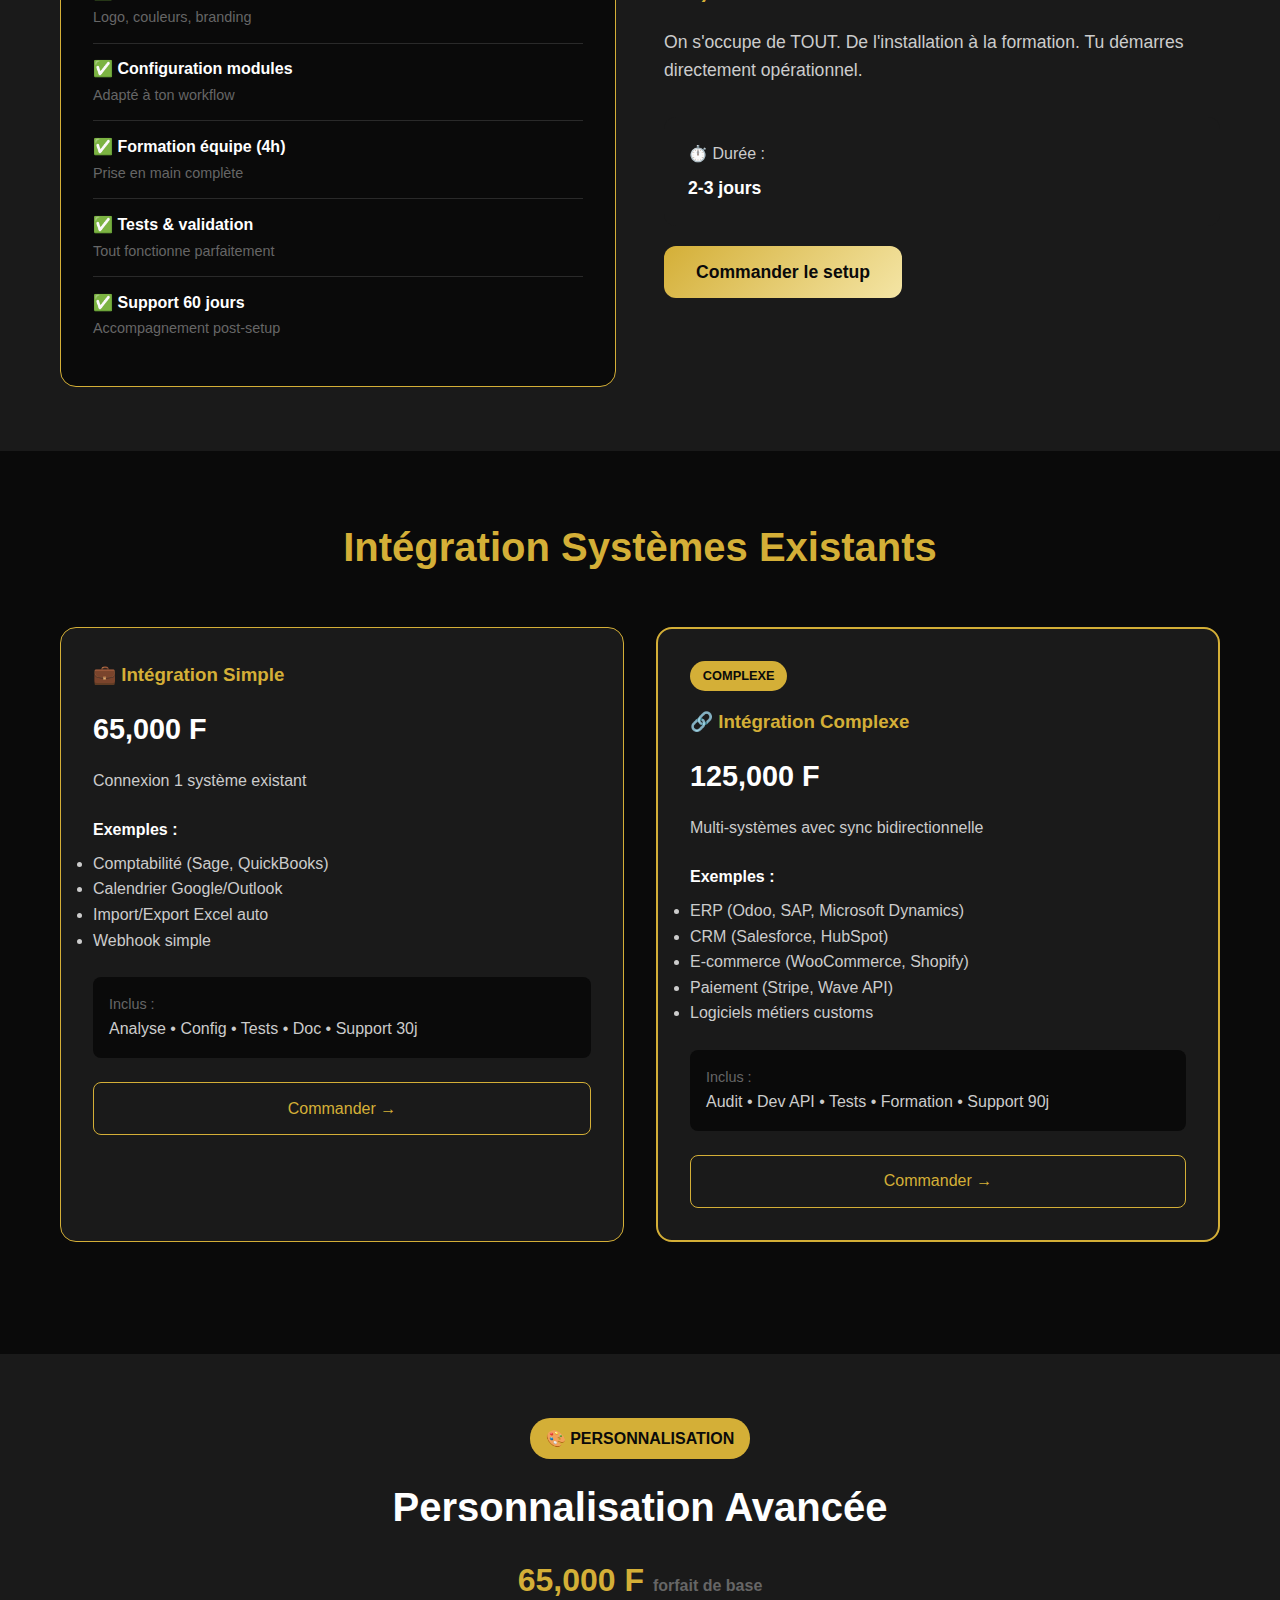
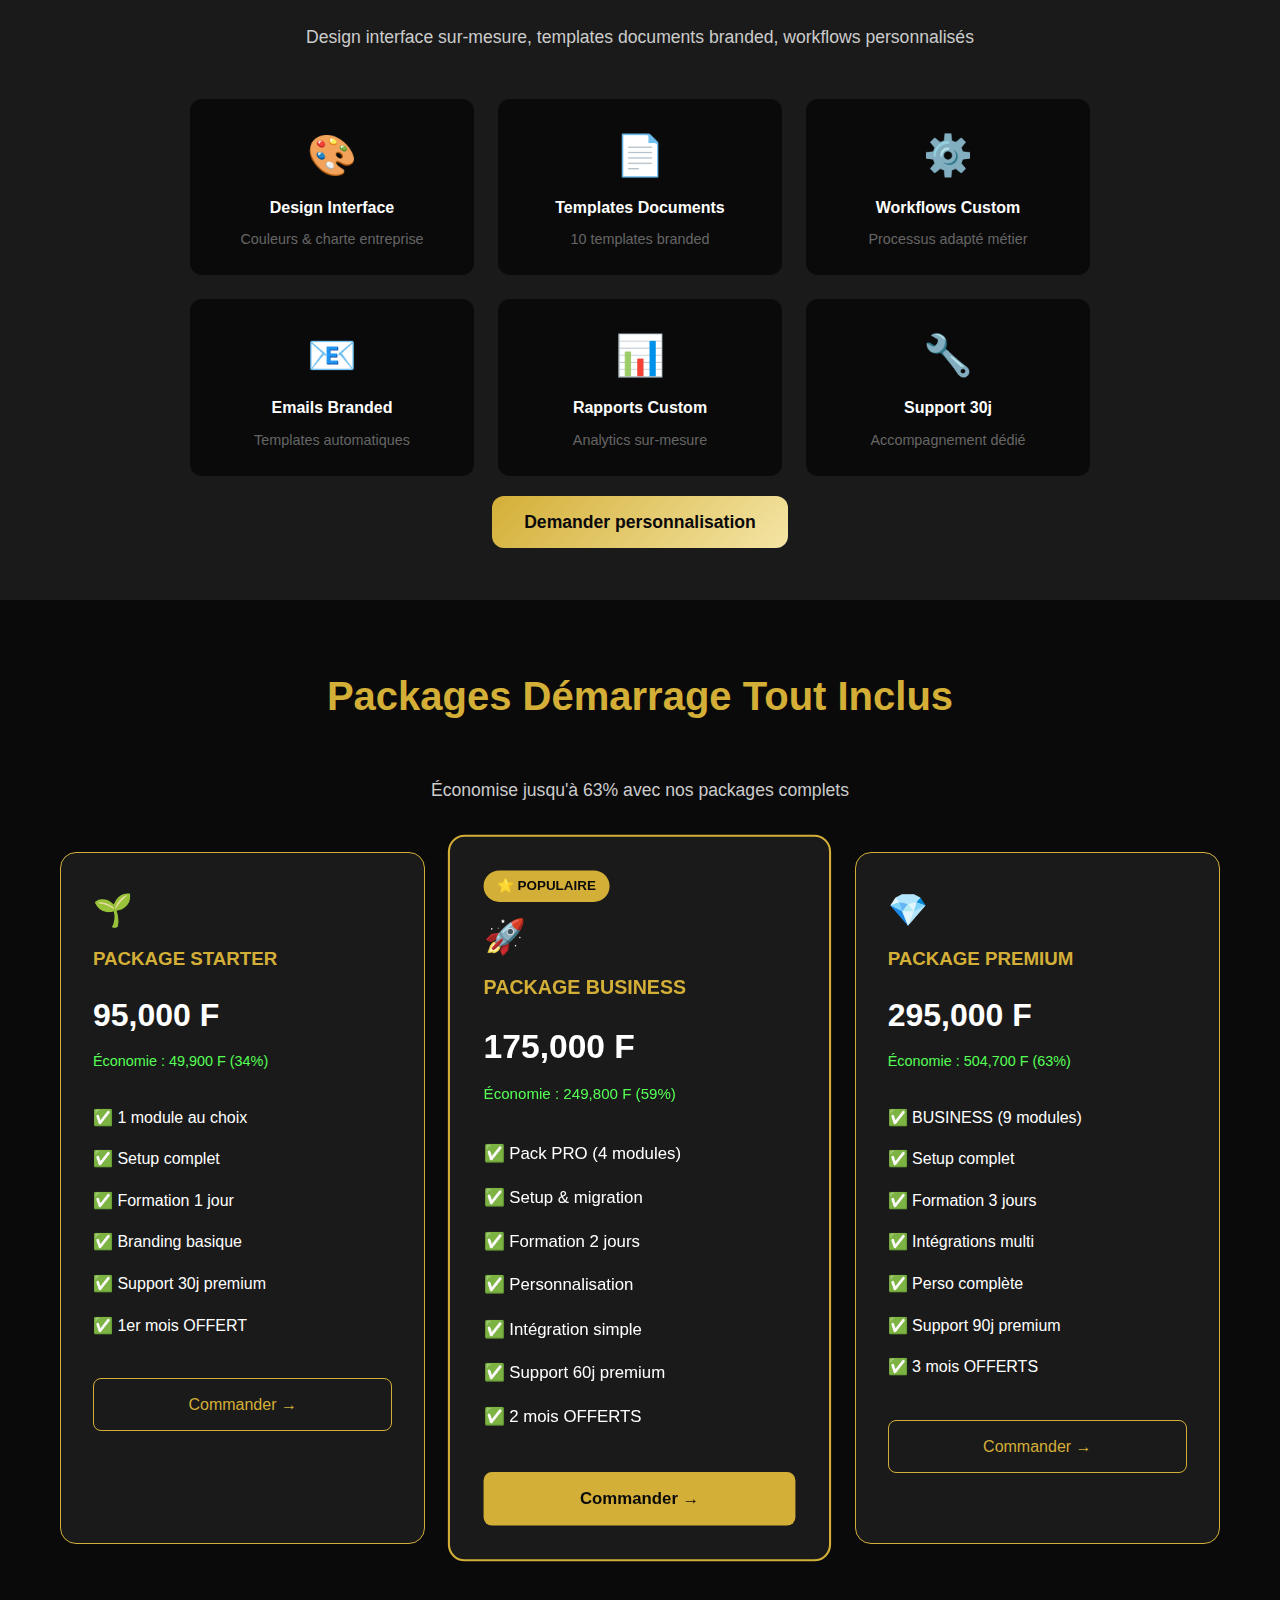
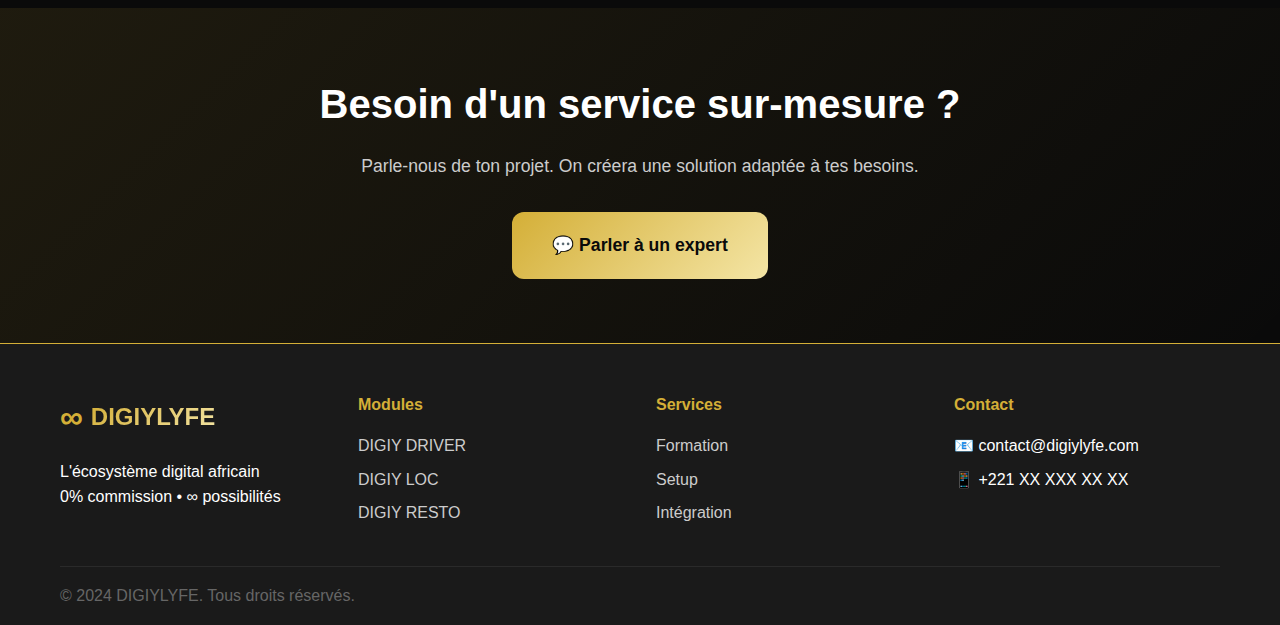
<file: services.html>
<!DOCTYPE html>
<html lang="fr">
<head>
    <meta charset="UTF-8">
    <meta name="viewport" content="width=device-width, initial-scale=1.0">
    <title>Services d'Accompagnement DIGIYLYFE | Formation, Setup, Intégration</title>
    <meta name="description" content="Services professionnels DIGIYLYFE : Formation personnalisée, Setup complet, Intégration systèmes, Personnalisation. On t'accompagne de A à Z.">
    <link rel="stylesheet" href="styles.css">
</head>
<body>
    <!-- Navigation -->
    <nav class="navbar">
        <div class="container">
            <div class="nav-brand">
                <span class="logo">∞</span>
                <span class="brand-name">DIGIYLYFE</span>
            </div>
            <ul class="nav-menu">
                <li><a href="index.html">Accueil</a></li>
                <li><a href="index.html#modules">Modules</a></li>
                <li><a href="index.html#pricing">Tarifs</a></li>
                <li><a href="pioneer.html" class="btn-pioneer">🎁 Offre Pionniers</a></li>
            </ul>
        </div>
    </nav>

    <!-- Hero Services -->
    <section style="padding: 4rem 0; background: linear-gradient(135deg, rgba(212, 175, 55, 0.1), transparent);">
        <div class="container">
            <div style="text-align: center; max-width: 800px; margin: 0 auto;">
                <h1 style="font-size: 3rem; margin-bottom: 1rem;">
                    Services d'Accompagnement
                </h1>
                <p style="font-size: 1.3rem; color: var(--gray-light); margin-bottom: 2rem;">
                    On t'aide à démarrer, configurer et scale ton business avec DIGIYLYFE
                </p>
            </div>
        </div>
    </section>

    <!-- Formation Personnalisée -->
    <section id="formation" style="padding: 4rem 0;">
        <div class="container">
            <div style="display: grid; grid-template-columns: 1fr 1fr; gap: 3rem; align-items: center;">
                <div>
                    <div style="background: var(--gold-primary); color: var(--black-bg); display: inline-block; padding: 0.5rem 1rem; border-radius: 20px; font-weight: 600; margin-bottom: 1rem;">
                        👨‍🏫 FORMATION
                    </div>
                    <h2 style="font-size: 2.5rem; margin-bottom: 1rem;">Formation Personnalisée</h2>
                    <div style="font-size: 2rem; font-weight: 700; color: var(--gold-primary); margin-bottom: 1rem;">
                        45,000 F <span style="font-size: 1rem; color: var(--gray-dark);">forfait unique</span>
                    </div>
                    <p style="color: var(--gray-light); font-size: 1.1rem; margin-bottom: 2rem;">
                        1 journée complète de formation sur site pour toi et ton équipe (jusqu'à 5 personnes)
                    </p>
                    <a href="https://digiy-hub.digiylyfe.com/contact?service=formation" class="btn-hero-primary">
                        Réserver une formation
                    </a>
                </div>
                
                <div style="background: var(--black-card); padding: 2rem; border-radius: 16px; border: 1px solid var(--gold-primary);">
                    <h3 style="color: var(--gold-primary); margin-bottom: 1.5rem;">📋 Ce qui est inclus :</h3>
                    <ul style="list-style: none;">
                        <li style="padding: 0.8rem 0; border-bottom: 1px solid var(--black-border);">
                            ✅ <strong>1 jour formation sur site (8h)</strong><br>
                            <span style="color: var(--gray-dark); font-size: 0.9rem;">Chez toi, adapté à ton business</span>
                        </li>
                        <li style="padding: 0.8rem 0; border-bottom: 1px solid var(--black-border);">
                            ✅ <strong>Jusqu'à 5 personnes</strong><br>
                            <span style="color: var(--gray-dark); font-size: 0.9rem;">Forme toute ton équipe</span>
                        </li>
                        <li style="padding: 0.8rem 0; border-bottom: 1px solid var(--black-border);">
                            ✅ <strong>Exercices pratiques personnalisés</strong><br>
                            <span style="color: var(--gray-dark); font-size: 0.9rem;">Cas réels de ton activité</span>
                        </li>
                        <li style="padding: 0.8rem 0; border-bottom: 1px solid var(--black-border);">
                            ✅ <strong>Supports formation papier</strong><br>
                            <span style="color: var(--gray-dark); font-size: 0.9rem;">Documentation complète</span>
                        </li>
                        <li style="padding: 0.8rem 0; border-bottom: 1px solid var(--black-border);">
                            ✅ <strong>Vidéos formations privées</strong><br>
                            <span style="color: var(--gray-dark); font-size: 0.9rem;">Accès vie à tes sessions</span>
                        </li>
                        <li style="padding: 0.8rem 0; border-bottom: 1px solid var(--black-border);">
                            ✅ <strong>Support 30 jours post-formation</strong><br>
                            <span style="color: var(--gray-dark); font-size: 0.9rem;">Hotline dédiée 1 mois</span>
                        </li>
                        <li style="padding: 0.8rem 0;">
                            ✅ <strong>Certificat formation</strong><br>
                            <span style="color: var(--gray-dark); font-size: 0.9rem;">Officiel pour chaque participant</span>
                        </li>
                    </ul>
                    
                    <div style="margin-top: 1.5rem; padding-top: 1.5rem; border-top: 1px solid var(--gold-primary);">
                        <div style="color: var(--gray-light);">+ Déplacement selon zone</div>
                        <div style="font-size: 0.9rem; color: var(--gray-dark);">Dakar : 15,000 F • Saly : 25,000 F</div>
                    </div>
                </div>
            </div>
        </div>
    </section>

    <!-- Setup Complet -->
    <section id="setup" style="padding: 4rem 0; background: var(--black-card);">
        <div class="container">
            <div style="display: grid; grid-template-columns: 1fr 1fr; gap: 3rem; align-items: center;">
                <div style="background: var(--black-bg); padding: 2rem; border-radius: 16px; border: 1px solid var(--gold-primary);">
                    <h3 style="color: var(--gold-primary); margin-bottom: 1.5rem;">🚀 Ce qu'on fait pour toi :</h3>
                    <ul style="list-style: none;">
                        <li style="padding: 0.8rem 0; border-bottom: 1px solid var(--black-border);">
                            ✅ <strong>Installation système complète</strong><br>
                            <span style="color: var(--gray-dark); font-size: 0.9rem;">Configuration optimale</span>
                        </li>
                        <li style="padding: 0.8rem 0; border-bottom: 1px solid var(--black-border);">
                            ✅ <strong>Migration données existantes</strong><br>
                            <span style="color: var(--gray-dark); font-size: 0.9rem;">Import CSV, Excel, autre système</span>
                        </li>
                        <li style="padding: 0.8rem 0; border-bottom: 1px solid var(--black-border);">
                            ✅ <strong>Personnalisation interface</strong><br>
                            <span style="color: var(--gray-dark); font-size: 0.9rem;">Logo, couleurs, branding</span>
                        </li>
                        <li style="padding: 0.8rem 0; border-bottom: 1px solid var(--black-border);">
                            ✅ <strong>Configuration modules</strong><br>
                            <span style="color: var(--gray-dark); font-size: 0.9rem;">Adapté à ton workflow</span>
                        </li>
                        <li style="padding: 0.8rem 0; border-bottom: 1px solid var(--black-border);">
                            ✅ <strong>Formation équipe (4h)</strong><br>
                            <span style="color: var(--gray-dark); font-size: 0.9rem;">Prise en main complète</span>
                        </li>
                        <li style="padding: 0.8rem 0; border-bottom: 1px solid var(--black-border);">
                            ✅ <strong>Tests & validation</strong><br>
                            <span style="color: var(--gray-dark); font-size: 0.9rem;">Tout fonctionne parfaitement</span>
                        </li>
                        <li style="padding: 0.8rem 0;">
                            ✅ <strong>Support 60 jours</strong><br>
                            <span style="color: var(--gray-dark); font-size: 0.9rem;">Accompagnement post-setup</span>
                        </li>
                    </ul>
                </div>
                
                <div>
                    <div style="background: var(--gold-primary); color: var(--black-bg); display: inline-block; padding: 0.5rem 1rem; border-radius: 20px; font-weight: 600; margin-bottom: 1rem;">
                        🚀 SETUP COMPLET
                    </div>
                    <h2 style="font-size: 2.5rem; margin-bottom: 1rem;">Setup & Migration Complète</h2>
                    <div style="font-size: 2rem; font-weight: 700; color: var(--gold-primary); margin-bottom: 1rem;">
                        85,000 F <span style="font-size: 1rem; color: var(--gray-dark);">forfait unique</span>
                    </div>
                    <p style="color: var(--gray-light); font-size: 1.1rem; margin-bottom: 2rem;">
                        On s'occupe de TOUT. De l'installation à la formation. Tu démarres directement opérationnel.
                    </p>
                    
                    <div style="background: var(--black-card); padding: 1.5rem; border-radius: 12px; margin-bottom: 2rem;">
                        <div style="color: var(--gray-light); margin-bottom: 0.5rem;">⏱️ Durée :</div>
                        <div style="font-weight: 600; font-size: 1.1rem;">2-3 jours</div>
                    </div>
                    
                    <a href="https://digiy-hub.digiylyfe.com/contact?service=setup" class="btn-hero-primary">
                        Commander le setup
                    </a>
                </div>
            </div>
        </div>
    </section>

    <!-- Intégration -->
    <section id="integration" style="padding: 4rem 0;">
        <div class="container">
            <h2 class="section-title">Intégration Systèmes Existants</h2>
            
            <div style="display: grid; grid-template-columns: repeat(2, 1fr); gap: 2rem; margin-bottom: 3rem;">
                <div style="background: var(--black-card); padding: 2rem; border-radius: 16px; border: 1px solid var(--gold-primary);">
                    <h3 style="color: var(--gold-primary); margin-bottom: 1rem;">💼 Intégration Simple</h3>
                    <div style="font-size: 1.8rem; font-weight: 700; margin-bottom: 1rem;">65,000 F</div>
                    
                    <p style="color: var(--gray-light); margin-bottom: 1.5rem;">Connexion 1 système existant</p>
                    
                    <div style="margin-bottom: 1.5rem;">
                        <strong>Exemples :</strong>
                        <ul style="color: var(--gray-light); margin-top: 0.5rem;">
                            <li>Comptabilité (Sage, QuickBooks)</li>
                            <li>Calendrier Google/Outlook</li>
                            <li>Import/Export Excel auto</li>
                            <li>Webhook simple</li>
                        </ul>
                    </div>
                    
                    <div style="padding: 1rem; background: var(--black-bg); border-radius: 8px; margin-bottom: 1.5rem;">
                        <div style="font-size: 0.9rem; color: var(--gray-dark);">Inclus :</div>
                        <div style="color: var(--gray-light);">Analyse • Config • Tests • Doc • Support 30j</div>
                    </div>
                    
                    <a href="https://digiy-hub.digiylyfe.com/contact?service=integration-simple" class="btn-module">
                        Commander →
                    </a>
                </div>
                
                <div style="background: var(--black-card); padding: 2rem; border-radius: 16px; border: 2px solid var(--gold-primary);">
                    <div style="background: var(--gold-primary); color: var(--black-bg); display: inline-block; padding: 0.3rem 0.8rem; border-radius: 20px; font-size: 0.8rem; font-weight: 600; margin-bottom: 1rem;">
                        COMPLEXE
                    </div>
                    <h3 style="color: var(--gold-primary); margin-bottom: 1rem;">🔗 Intégration Complexe</h3>
                    <div style="font-size: 1.8rem; font-weight: 700; margin-bottom: 1rem;">125,000 F</div>
                    
                    <p style="color: var(--gray-light); margin-bottom: 1.5rem;">Multi-systèmes avec sync bidirectionnelle</p>
                    
                    <div style="margin-bottom: 1.5rem;">
                        <strong>Exemples :</strong>
                        <ul style="color: var(--gray-light); margin-top: 0.5rem;">
                            <li>ERP (Odoo, SAP, Microsoft Dynamics)</li>
                            <li>CRM (Salesforce, HubSpot)</li>
                            <li>E-commerce (WooCommerce, Shopify)</li>
                            <li>Paiement (Stripe, Wave API)</li>
                            <li>Logiciels métiers customs</li>
                        </ul>
                    </div>
                    
                    <div style="padding: 1rem; background: var(--black-bg); border-radius: 8px; margin-bottom: 1.5rem;">
                        <div style="font-size: 0.9rem; color: var(--gray-dark);">Inclus :</div>
                        <div style="color: var(--gray-light);">Audit • Dev API • Tests • Formation • Support 90j</div>
                    </div>
                    
                    <a href="https://digiy-hub.digiylyfe.com/contact?service=integration-complexe" class="btn-module">
                        Commander →
                    </a>
                </div>
            </div>
        </div>
    </section>

    <!-- Personnalisation -->
    <section id="personnalisation" style="padding: 4rem 0; background: var(--black-card);">
        <div class="container">
            <div style="max-width: 900px; margin: 0 auto;">
                <div style="text-align: center; margin-bottom: 3rem;">
                    <div style="background: var(--gold-primary); color: var(--black-bg); display: inline-block; padding: 0.5rem 1rem; border-radius: 20px; font-weight: 600; margin-bottom: 1rem;">
                        🎨 PERSONNALISATION
                    </div>
                    <h2 style="font-size: 2.5rem; margin-bottom: 1rem;">Personnalisation Avancée</h2>
                    <div style="font-size: 2rem; font-weight: 700; color: var(--gold-primary); margin-bottom: 1rem;">
                        65,000 F <span style="font-size: 1rem; color: var(--gray-dark);">forfait de base</span>
                    </div>
                    <p style="color: var(--gray-light); font-size: 1.1rem;">
                        Design interface sur-mesure, templates documents branded, workflows personnalisés
                    </p>
                </div>
                
                <div style="display: grid; grid-template-columns: repeat(3, 1fr); gap: 1.5rem; margin-bottom: 2rem;">
                    <div style="background: var(--black-bg); padding: 1.5rem; border-radius: 12px; text-align: center;">
                        <div style="font-size: 2.5rem; margin-bottom: 0.5rem;">🎨</div>
                        <strong>Design Interface</strong>
                        <p style="color: var(--gray-dark); font-size: 0.9rem; margin-top: 0.5rem;">Couleurs & charte entreprise</p>
                    </div>
                    
                    <div style="background: var(--black-bg); padding: 1.5rem; border-radius: 12px; text-align: center;">
                        <div style="font-size: 2.5rem; margin-bottom: 0.5rem;">📄</div>
                        <strong>Templates Documents</strong>
                        <p style="color: var(--gray-dark); font-size: 0.9rem; margin-top: 0.5rem;">10 templates branded</p>
                    </div>
                    
                    <div style="background: var(--black-bg); padding: 1.5rem; border-radius: 12px; text-align: center;">
                        <div style="font-size: 2.5rem; margin-bottom: 0.5rem;">⚙️</div>
                        <strong>Workflows Custom</strong>
                        <p style="color: var(--gray-dark); font-size: 0.9rem; margin-top: 0.5rem;">Processus adapté métier</p>
                    </div>
                    
                    <div style="background: var(--black-bg); padding: 1.5rem; border-radius: 12px; text-align: center;">
                        <div style="font-size: 2.5rem; margin-bottom: 0.5rem;">📧</div>
                        <strong>Emails Branded</strong>
                        <p style="color: var(--gray-dark); font-size: 0.9rem; margin-top: 0.5rem;">Templates automatiques</p>
                    </div>
                    
                    <div style="background: var(--black-bg); padding: 1.5rem; border-radius: 12px; text-align: center;">
                        <div style="font-size: 2.5rem; margin-bottom: 0.5rem;">📊</div>
                        <strong>Rapports Custom</strong>
                        <p style="color: var(--gray-dark); font-size: 0.9rem; margin-top: 0.5rem;">Analytics sur-mesure</p>
                    </div>
                    
                    <div style="background: var(--black-bg); padding: 1.5rem; border-radius: 12px; text-align: center;">
                        <div style="font-size: 2.5rem; margin-bottom: 0.5rem;">🔧</div>
                        <strong>Support 30j</strong>
                        <p style="color: var(--gray-dark); font-size: 0.9rem; margin-top: 0.5rem;">Accompagnement dédié</p>
                    </div>
                </div>
                
                <div style="text-align: center;">
                    <a href="https://digiy-hub.digiylyfe.com/contact?service=personnalisation" class="btn-hero-primary">
                        Demander personnalisation
                    </a>
                </div>
            </div>
        </div>
    </section>

    <!-- Packages Démarrage -->
    <section style="padding: 4rem 0;">
        <div class="container">
            <h2 class="section-title">Packages Démarrage Tout Inclus</h2>
            <p class="section-subtitle">Économise jusqu'à 63% avec nos packages complets</p>
            
            <div style="display: grid; grid-template-columns: repeat(3, 1fr); gap: 2rem;">
                <!-- Package Starter -->
                <div style="background: var(--black-card); padding: 2rem; border-radius: 16px; border: 1px solid var(--gold-primary);">
                    <div style="font-size: 2rem; margin-bottom: 0.5rem;">🌱</div>
                    <h3 style="color: var(--gold-primary); margin-bottom: 1rem;">PACKAGE STARTER</h3>
                    <div style="font-size: 2rem; font-weight: 700; margin-bottom: 0.5rem;">95,000 F</div>
                    <div style="color: #55FF55; margin-bottom: 1.5rem; font-size: 0.9rem;">Économie : 49,900 F (34%)</div>
                    
                    <ul style="list-style: none; margin-bottom: 2rem;">
                        <li style="padding: 0.5rem 0;">✅ 1 module au choix</li>
                        <li style="padding: 0.5rem 0;">✅ Setup complet</li>
                        <li style="padding: 0.5rem 0;">✅ Formation 1 jour</li>
                        <li style="padding: 0.5rem 0;">✅ Branding basique</li>
                        <li style="padding: 0.5rem 0;">✅ Support 30j premium</li>
                        <li style="padding: 0.5rem 0;">✅ 1er mois OFFERT</li>
                    </ul>
                    
                    <a href="https://digiy-hub.digiylyfe.com/contact?package=starter" class="btn-module">
                        Commander →
                    </a>
                </div>
                
                <!-- Package Business -->
                <div style="background: var(--black-card); padding: 2rem; border-radius: 16px; border: 2px solid var(--gold-primary); transform: scale(1.05);">
                    <div style="background: var(--gold-primary); color: var(--black-bg); display: inline-block; padding: 0.3rem 0.8rem; border-radius: 20px; font-size: 0.8rem; font-weight: 600; margin-bottom: 0.5rem;">
                        ⭐ POPULAIRE
                    </div>
                    <div style="font-size: 2rem; margin-bottom: 0.5rem;">🚀</div>
                    <h3 style="color: var(--gold-primary); margin-bottom: 1rem;">PACKAGE BUSINESS</h3>
                    <div style="font-size: 2rem; font-weight: 700; margin-bottom: 0.5rem;">175,000 F</div>
                    <div style="color: #55FF55; margin-bottom: 1.5rem; font-size: 0.9rem;">Économie : 249,800 F (59%)</div>
                    
                    <ul style="list-style: none; margin-bottom: 2rem;">
                        <li style="padding: 0.5rem 0;">✅ Pack PRO (4 modules)</li>
                        <li style="padding: 0.5rem 0;">✅ Setup & migration</li>
                        <li style="padding: 0.5rem 0;">✅ Formation 2 jours</li>
                        <li style="padding: 0.5rem 0;">✅ Personnalisation</li>
                        <li style="padding: 0.5rem 0;">✅ Intégration simple</li>
                        <li style="padding: 0.5rem 0;">✅ Support 60j premium</li>
                        <li style="padding: 0.5rem 0;">✅ 2 mois OFFERTS</li>
                    </ul>
                    
                    <a href="https://digiy-hub.digiylyfe.com/contact?package=business" style="display: block; background: var(--gold-primary); color: var(--black-bg); text-align: center; padding: 0.8rem; border-radius: 8px; text-decoration: none; font-weight: 600;">
                        Commander →
                    </a>
                </div>
                
                <!-- Package Premium -->
                <div style="background: var(--black-card); padding: 2rem; border-radius: 16px; border: 1px solid var(--gold-primary);">
                    <div style="font-size: 2rem; margin-bottom: 0.5rem;">💎</div>
                    <h3 style="color: var(--gold-primary); margin-bottom: 1rem;">PACKAGE PREMIUM</h3>
                    <div style="font-size: 2rem; font-weight: 700; margin-bottom: 0.5rem;">295,000 F</div>
                    <div style="color: #55FF55; margin-bottom: 1.5rem; font-size: 0.9rem;">Économie : 504,700 F (63%)</div>
                    
                    <ul style="list-style: none; margin-bottom: 2rem;">
                        <li style="padding: 0.5rem 0;">✅ BUSINESS (9 modules)</li>
                        <li style="padding: 0.5rem 0;">✅ Setup complet</li>
                        <li style="padding: 0.5rem 0;">✅ Formation 3 jours</li>
                        <li style="padding: 0.5rem 0;">✅ Intégrations multi</li>
                        <li style="padding: 0.5rem 0;">✅ Perso complète</li>
                        <li style="padding: 0.5rem 0;">✅ Support 90j premium</li>
                        <li style="padding: 0.5rem 0;">✅ 3 mois OFFERTS</li>
                    </ul>
                    
                    <a href="https://digiy-hub.digiylyfe.com/contact?package=premium" class="btn-module">
                        Commander →
                    </a>
                </div>
            </div>
        </div>
    </section>

    <!-- CTA -->
    <section style="padding: 4rem 0; background: linear-gradient(135deg, rgba(212, 175, 55, 0.1), transparent);">
        <div class="container">
            <div style="text-align: center; max-width: 700px; margin: 0 auto;">
                <h2 style="font-size: 2.5rem; margin-bottom: 1rem;">
                    Besoin d'un service sur-mesure ?
                </h2>
                <p style="font-size: 1.1rem; color: var(--gray-light); margin-bottom: 2rem;">
                    Parle-nous de ton projet. On créera une solution adaptée à tes besoins.
                </p>
                <a href="https://wa.me/221XXXXXXXXX?text=Je%20veux%20discuter%20d%27un%20service%20sur-mesure" style="background: linear-gradient(135deg, var(--gold-primary), var(--gold-light)); color: var(--black-bg); padding: 1.2rem 2.5rem; border-radius: 12px; text-decoration: none; font-weight: 700; font-size: 1.1rem; display: inline-block;">
                    💬 Parler à un expert
                </a>
            </div>
        </div>
    </section>

    <!-- Footer -->
    <footer class="footer">
        <div class="container">
            <div class="footer-grid">
                <div class="footer-col">
                    <div class="footer-brand">
                        <span class="logo">∞</span>
                        <span class="brand-name">DIGIYLYFE</span>
                    </div>
                    <p>L'écosystème digital africain<br>0% commission • ∞ possibilités</p>
                </div>
                <div class="footer-col">
                    <h4>Modules</h4>
                    <ul>
                        <li><a href="driver.html">DIGIY DRIVER</a></li>
                        <li><a href="loc.html">DIGIY LOC</a></li>
                        <li><a href="resto.html">DIGIY RESTO</a></li>
                    </ul>
                </div>
                <div class="footer-col">
                    <h4>Services</h4>
                    <ul>
                        <li><a href="#formation">Formation</a></li>
                        <li><a href="#setup">Setup</a></li>
                        <li><a href="#integration">Intégration</a></li>
                    </ul>
                </div>
                <div class="footer-col">
                    <h4>Contact</h4>
                    <ul>
                        <li>📧 contact@digiylyfe.com</li>
                        <li>📱 +221 XX XXX XX XX</li>
                    </ul>
                </div>
            </div>
            <div class="footer-bottom">
                <p>&copy; 2024 DIGIYLYFE. Tous droits réservés.</p>
            </div>
        </div>
    </footer>
</body>
</html>
</file>
<file: styles.css>
/* DIGIYLYFE - Styles principaux */

:root {
    --gold-primary: #D4AF37;
    --gold-light: #F4E5A5;
    --gold-dark: #B8941E;
    --black-bg: #0A0A0A;
    --black-card: #1A1A1A;
    --black-border: #2A2A2A;
    --white: #FFFFFF;
    --gray-light: #CCCCCC;
    --gray-dark: #666666;
}

* {
    margin: 0;
    padding: 0;
    box-sizing: border-box;
}

body {
    font-family: 'Inter', -apple-system, BlinkMacSystemFont, 'Segoe UI', sans-serif;
    background: var(--black-bg);
    color: var(--white);
    line-height: 1.6;
}

.container {
    max-width: 1200px;
    margin: 0 auto;
    padding: 0 20px;
}

/* Navigation */
.navbar {
    background: rgba(26, 26, 26, 0.95);
    backdrop-filter: blur(10px);
    position: sticky;
    top: 0;
    z-index: 1000;
    border-bottom: 1px solid var(--gold-primary);
}

.navbar .container {
    display: flex;
    justify-content: space-between;
    align-items: center;
    padding: 1rem 20px;
}

.nav-brand {
    display: flex;
    align-items: center;
    gap: 0.5rem;
}

.logo {
    font-size: 2rem;
    color: var(--gold-primary);
    font-weight: bold;
}

.brand-name {
    font-size: 1.5rem;
    font-weight: bold;
    background: linear-gradient(135deg, var(--gold-primary), var(--gold-light));
    -webkit-background-clip: text;
    -webkit-text-fill-color: transparent;
    background-clip: text;
}

.nav-menu {
    display: flex;
    list-style: none;
    gap: 2rem;
    align-items: center;
}

.nav-menu a {
    color: var(--gray-light);
    text-decoration: none;
    transition: color 0.3s;
}

.nav-menu a:hover {
    color: var(--gold-primary);
}

.btn-pioneer {
    background: linear-gradient(135deg, var(--gold-primary), var(--gold-light));
    color: var(--black-bg) !important;
    padding: 0.5rem 1rem;
    border-radius: 8px;
    font-weight: 600;
}

.btn-primary {
    background: var(--black-card);
    color: var(--gold-primary) !important;
    padding: 0.5rem 1rem;
    border-radius: 8px;
    border: 1px solid var(--gold-primary);
}

/* Hero Section */
.hero {
    padding: 6rem 0;
    background: radial-gradient(circle at top right, rgba(212, 175, 55, 0.1), transparent 50%);
}

.hero-content {
    text-align: center;
    max-width: 900px;
    margin: 0 auto;
}

.hero-title {
    font-size: 3.5rem;
    font-weight: 800;
    margin-bottom: 1.5rem;
    line-height: 1.2;
}

.gradient-text {
    background: linear-gradient(135deg, var(--gold-primary), var(--gold-light));
    -webkit-background-clip: text;
    -webkit-text-fill-color: transparent;
    background-clip: text;
}

.hero-subtitle {
    font-size: 1.25rem;
    color: var(--gray-light);
    margin-bottom: 2rem;
}

.hero-cta {
    display: flex;
    gap: 1rem;
    justify-content: center;
    margin-bottom: 3rem;
}

.btn-hero-primary {
    background: linear-gradient(135deg, var(--gold-primary), var(--gold-light));
    color: var(--black-bg);
    padding: 1rem 2rem;
    border-radius: 12px;
    text-decoration: none;
    font-weight: 600;
    font-size: 1.1rem;
    transition: transform 0.3s, box-shadow 0.3s;
}

.btn-hero-primary:hover {
    transform: translateY(-2px);
    box-shadow: 0 10px 30px rgba(212, 175, 55, 0.3);
}

.btn-hero-secondary {
    background: transparent;
    color: var(--gold-primary);
    padding: 1rem 2rem;
    border-radius: 12px;
    text-decoration: none;
    font-weight: 600;
    border: 2px solid var(--gold-primary);
    transition: all 0.3s;
}

.btn-hero-secondary:hover {
    background: var(--gold-primary);
    color: var(--black-bg);
}

.hero-stats {
    display: flex;
    gap: 3rem;
    justify-content: center;
}

.stat {
    text-align: center;
}

.stat-number {
    font-size: 3rem;
    font-weight: 800;
    background: linear-gradient(135deg, var(--gold-primary), var(--gold-light));
    -webkit-background-clip: text;
    -webkit-text-fill-color: transparent;
    background-clip: text;
}

.stat-label {
    color: var(--gray-dark);
    font-size: 0.9rem;
}

/* Problem Section */
.problem {
    padding: 4rem 0;
    background: var(--black-card);
}

.section-title {
    text-align: center;
    font-size: 2.5rem;
    margin-bottom: 3rem;
    color: var(--gold-primary);
}

.section-subtitle {
    text-align: center;
    font-size: 1.1rem;
    color: var(--gray-light);
    margin-bottom: 3rem;
}

.problem-grid {
    display: grid;
    grid-template-columns: repeat(auto-fit, minmax(300px, 1fr));
    gap: 2rem;
}

.problem-card {
    background: var(--black-bg);
    padding: 2rem;
    border-radius: 16px;
    border: 1px solid var(--black-border);
    text-align: center;
}

.problem-icon {
    font-size: 3rem;
    margin-bottom: 1rem;
}

.problem-card h3 {
    color: var(--gold-primary);
    margin-bottom: 1rem;
}

.problem-stat {
    margin-top: 1rem;
    color: #FF5555;
    font-weight: 600;
    font-size: 1.1rem;
}

/* Solution Section */
.solution {
    padding: 4rem 0;
}

.solution-grid {
    display: grid;
    grid-template-columns: repeat(auto-fit, minmax(300px, 1fr));
    gap: 2rem;
}

.solution-card {
    background: var(--black-card);
    padding: 2rem;
    border-radius: 16px;
    border: 1px solid var(--gold-primary);
}

.solution-icon {
    font-size: 3rem;
    margin-bottom: 1rem;
}

.solution-card h3 {
    color: var(--gold-primary);
    margin-bottom: 1rem;
}

.solution-example {
    margin-top: 1.5rem;
    padding: 1rem;
    background: var(--black-bg);
    border-radius: 8px;
    font-size: 0.9rem;
}

.old-price {
    color: #FF5555;
    text-decoration: line-through;
}

.new-price {
    color: #55FF55;
}

.save {
    color: var(--gold-primary);
}

/* Modules Section */
.modules {
    padding: 4rem 0;
    background: var(--black-card);
}

.modules-grid {
    display: grid;
    grid-template-columns: repeat(auto-fit, minmax(280px, 1fr));
    gap: 2rem;
}

.module-card {
    background: var(--black-bg);
    padding: 2rem;
    border-radius: 16px;
    border: 1px solid var(--black-border);
    transition: all 0.3s;
    position: relative;
}

.module-card:hover {
    border-color: var(--gold-primary);
    transform: translateY(-5px);
    box-shadow: 0 10px 30px rgba(212, 175, 55, 0.2);
}

.module-card.featured {
    border: 2px solid var(--gold-primary);
    background: linear-gradient(135deg, rgba(212, 175, 55, 0.05), transparent);
}

.featured-badge {
    position: absolute;
    top: -10px;
    right: 20px;
    background: var(--gold-primary);
    color: var(--black-bg);
    padding: 0.3rem 0.8rem;
    border-radius: 20px;
    font-size: 0.8rem;
    font-weight: 600;
}

.module-icon {
    font-size: 3rem;
    margin-bottom: 1rem;
}

.module-name {
    color: var(--gold-primary);
    font-size: 1.5rem;
    margin-bottom: 0.5rem;
}

.module-desc {
    color: var(--gray-dark);
    margin-bottom: 1rem;
}

.module-price {
    font-size: 2rem;
    font-weight: 700;
    color: var(--white);
    margin-bottom: 1.5rem;
}

.module-price span {
    font-size: 1rem;
    color: var(--gray-dark);
}

.module-features {
    list-style: none;
    margin-bottom: 1.5rem;
}

.module-features li {
    padding: 0.5rem 0;
    color: var(--gray-light);
}

.btn-module {
    display: block;
    background: transparent;
    color: var(--gold-primary);
    text-align: center;
    padding: 0.8rem;
    border-radius: 8px;
    text-decoration: none;
    border: 1px solid var(--gold-primary);
    transition: all 0.3s;
}

.btn-module:hover {
    background: var(--gold-primary);
    color: var(--black-bg);
}

/* Pricing Section */
.pricing {
    padding: 4rem 0;
}

.pricing-grid {
    display: grid;
    grid-template-columns: repeat(auto-fit, minmax(300px, 1fr));
    gap: 2rem;
    margin-bottom: 3rem;
}

.pricing-card {
    background: var(--black-card);
    padding: 2.5rem;
    border-radius: 16px;
    border: 1px solid var(--black-border);
    position: relative;
}

.pricing-card.featured {
    border: 2px solid var(--gold-primary);
    transform: scale(1.05);
}

.popular-badge {
    position: absolute;
    top: -10px;
    left: 50%;
    transform: translateX(-50%);
    background: var(--gold-primary);
    color: var(--black-bg);
    padding: 0.3rem 1rem;
    border-radius: 20px;
    font-size: 0.9rem;
    font-weight: 600;
}

.pricing-name {
    color: var(--gold-primary);
    font-size: 1.8rem;
    margin-bottom: 1rem;
}

.pricing-price {
    font-size: 2.5rem;
    font-weight: 700;
    margin-bottom: 2rem;
}

.pricing-price span {
    font-size: 1rem;
    color: var(--gray-dark);
}

.pricing-features {
    list-style: none;
    margin-bottom: 2rem;
}

.pricing-features li {
    padding: 0.8rem 0;
    color: var(--gray-light);
    border-bottom: 1px solid var(--black-border);
}

.btn-pricing {
    display: block;
    background: transparent;
    color: var(--gold-primary);
    text-align: center;
    padding: 1rem;
    border-radius: 8px;
    text-decoration: none;
    border: 2px solid var(--gold-primary);
    font-weight: 600;
    transition: all 0.3s;
}

.btn-pricing:hover {
    background: var(--gold-primary);
    color: var(--black-bg);
}

.btn-pricing.primary {
    background: var(--gold-primary);
    color: var(--black-bg);
}

.btn-pricing.primary:hover {
    background: var(--gold-light);
}

/* Pioneer Banner */
.pioneer-banner {
    background: linear-gradient(135deg, var(--gold-primary), var(--gold-light));
    padding: 2.5rem;
    border-radius: 16px;
    text-align: center;
}

.pioneer-badge {
    background: var(--black-bg);
    color: var(--gold-primary);
    display: inline-block;
    padding: 0.5rem 1rem;
    border-radius: 20px;
    font-weight: 600;
    margin-bottom: 1rem;
}

.pioneer-content h3 {
    color: var(--black-bg);
    font-size: 1.8rem;
    margin-bottom: 0.5rem;
}

.pioneer-content p {
    color: var(--black-bg);
    margin-bottom: 1.5rem;
}

.btn-pioneer-cta {
    background: var(--black-bg);
    color: var(--gold-primary);
    padding: 1rem 2rem;
    border-radius: 8px;
    text-decoration: none;
    font-weight: 600;
    display: inline-block;
    transition: all 0.3s;
}

.btn-pioneer-cta:hover {
    transform: scale(1.05);
}

/* Services Section */
.services {
    padding: 4rem 0;
    background: var(--black-card);
}

.services-grid {
    display: grid;
    grid-template-columns: repeat(auto-fit, minmax(250px, 1fr));
    gap: 2rem;
    margin-bottom: 2rem;
}

.service-card {
    background: var(--black-bg);
    padding: 2rem;
    border-radius: 16px;
    border: 1px solid var(--black-border);
    text-align: center;
    transition: all 0.3s;
}

.service-card:hover {
    border-color: var(--gold-primary);
    transform: translateY(-5px);
}

.service-icon {
    font-size: 3rem;
    margin-bottom: 1rem;
}

.service-card h3 {
    color: var(--gold-primary);
    margin-bottom: 0.5rem;
}

.service-price {
    font-size: 1.5rem;
    font-weight: 600;
    margin: 1rem 0;
}

.btn-service {
    color: var(--gold-primary);
    text-decoration: none;
    font-weight: 600;
}

.services-cta {
    text-align: center;
    margin-top: 3rem;
}

.btn-services-all {
    background: var(--gold-primary);
    color: var(--black-bg);
    padding: 1rem 2rem;
    border-radius: 8px;
    text-decoration: none;
    font-weight: 600;
    display: inline-block;
}

/* Testimonials */
.testimonials {
    padding: 4rem 0;
}

.testimonials-grid {
    display: grid;
    grid-template-columns: repeat(auto-fit, minmax(300px, 1fr));
    gap: 2rem;
}

.testimonial-card {
    background: var(--black-card);
    padding: 2rem;
    border-radius: 16px;
    border: 1px solid var(--gold-primary);
}

.testimonial-rating {
    color: var(--gold-primary);
    font-size: 1.5rem;
    margin-bottom: 1rem;
}

.testimonial-text {
    color: var(--gray-light);
    margin-bottom: 1.5rem;
    font-style: italic;
}

.testimonial-author strong {
    color: var(--gold-primary);
    display: block;
}

.testimonial-author span {
    color: var(--gray-dark);
    font-size: 0.9rem;
}

/* CTA Section */
.cta {
    padding: 4rem 0;
    background: linear-gradient(135deg, rgba(212, 175, 55, 0.1), transparent);
}

.cta-content {
    text-align: center;
    max-width: 700px;
    margin: 0 auto;
}

.cta-content h2 {
    font-size: 2.5rem;
    margin-bottom: 1rem;
    color: var(--gold-primary);
}

.cta-content p {
    color: var(--gray-light);
    margin-bottom: 2rem;
    font-size: 1.1rem;
}

.cta-buttons {
    display: flex;
    gap: 1rem;
    justify-content: center;
}

.btn-cta-primary {
    background: linear-gradient(135deg, var(--gold-primary), var(--gold-light));
    color: var(--black-bg);
    padding: 1rem 2rem;
    border-radius: 8px;
    text-decoration: none;
    font-weight: 600;
}

.btn-cta-secondary {
    background: transparent;
    color: var(--gold-primary);
    padding: 1rem 2rem;
    border-radius: 8px;
    text-decoration: none;
    font-weight: 600;
    border: 2px solid var(--gold-primary);
}

/* Footer */
.footer {
    background: var(--black-card);
    padding: 3rem 0 1rem;
    border-top: 1px solid var(--gold-primary);
}

.footer-grid {
    display: grid;
    grid-template-columns: repeat(auto-fit, minmax(200px, 1fr));
    gap: 2rem;
    margin-bottom: 2rem;
}

.footer-brand {
    display: flex;
    align-items: center;
    gap: 0.5rem;
    margin-bottom: 1rem;
}

.footer-col h4 {
    color: var(--gold-primary);
    margin-bottom: 1rem;
}

.footer-col ul {
    list-style: none;
}

.footer-col ul li {
    margin-bottom: 0.5rem;
}

.footer-col a {
    color: var(--gray-light);
    text-decoration: none;
    transition: color 0.3s;
}

.footer-col a:hover {
    color: var(--gold-primary);
}

.footer-bottom {
    border-top: 1px solid var(--black-border);
    padding-top: 1rem;
    display: flex;
    justify-content: space-between;
    align-items: center;
    color: var(--gray-dark);
}

.footer-links {
    display: flex;
    gap: 1.5rem;
}

.footer-links a {
    color: var(--gray-dark);
    text-decoration: none;
}

/* Responsive */
@media (max-width: 768px) {
    .hero-title {
        font-size: 2rem;
    }
    
    .hero-cta {
        flex-direction: column;
    }
    
    .hero-stats {
        gap: 1.5rem;
    }
    
    .nav-menu {
        flex-direction: column;
        gap: 1rem;
    }
    
    .pricing-card.featured {
        transform: scale(1);
    }
    
    .footer-bottom {
        flex-direction: column;
        gap: 1rem;
    }
}
</file>
